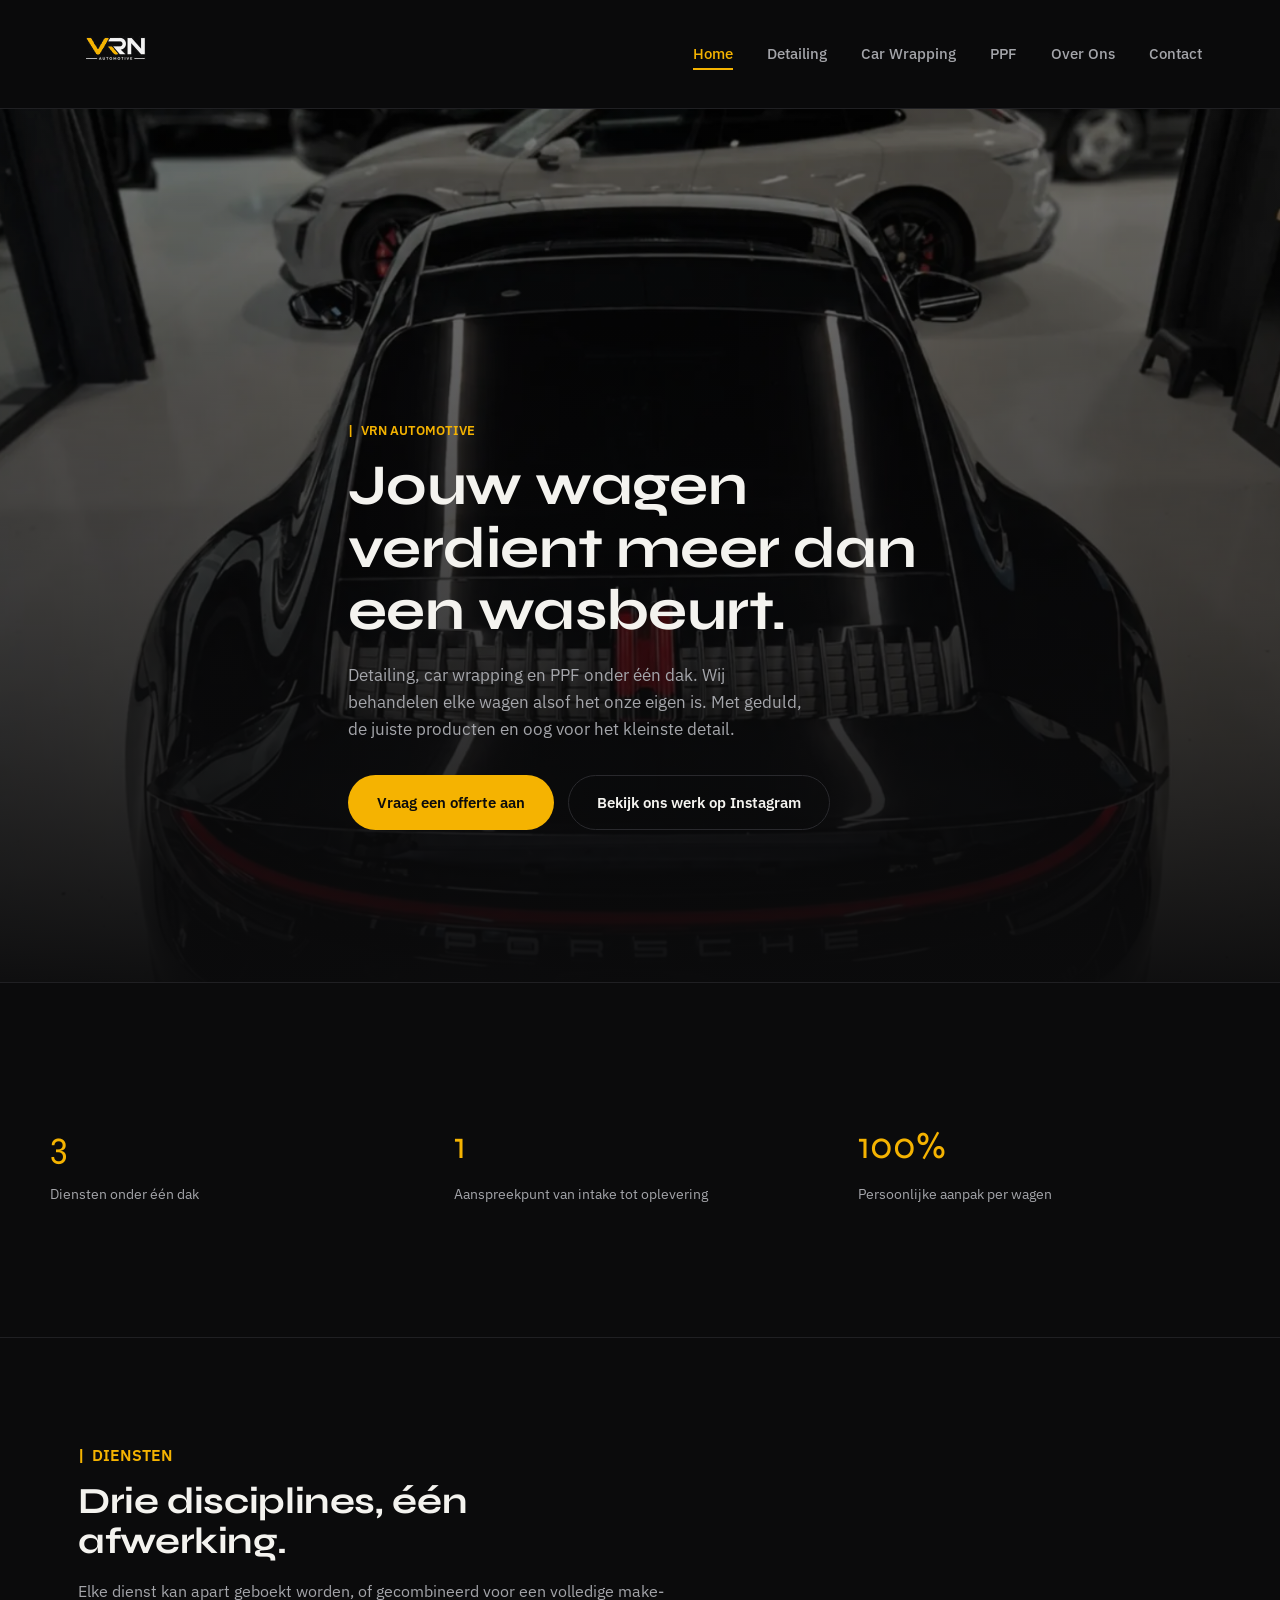
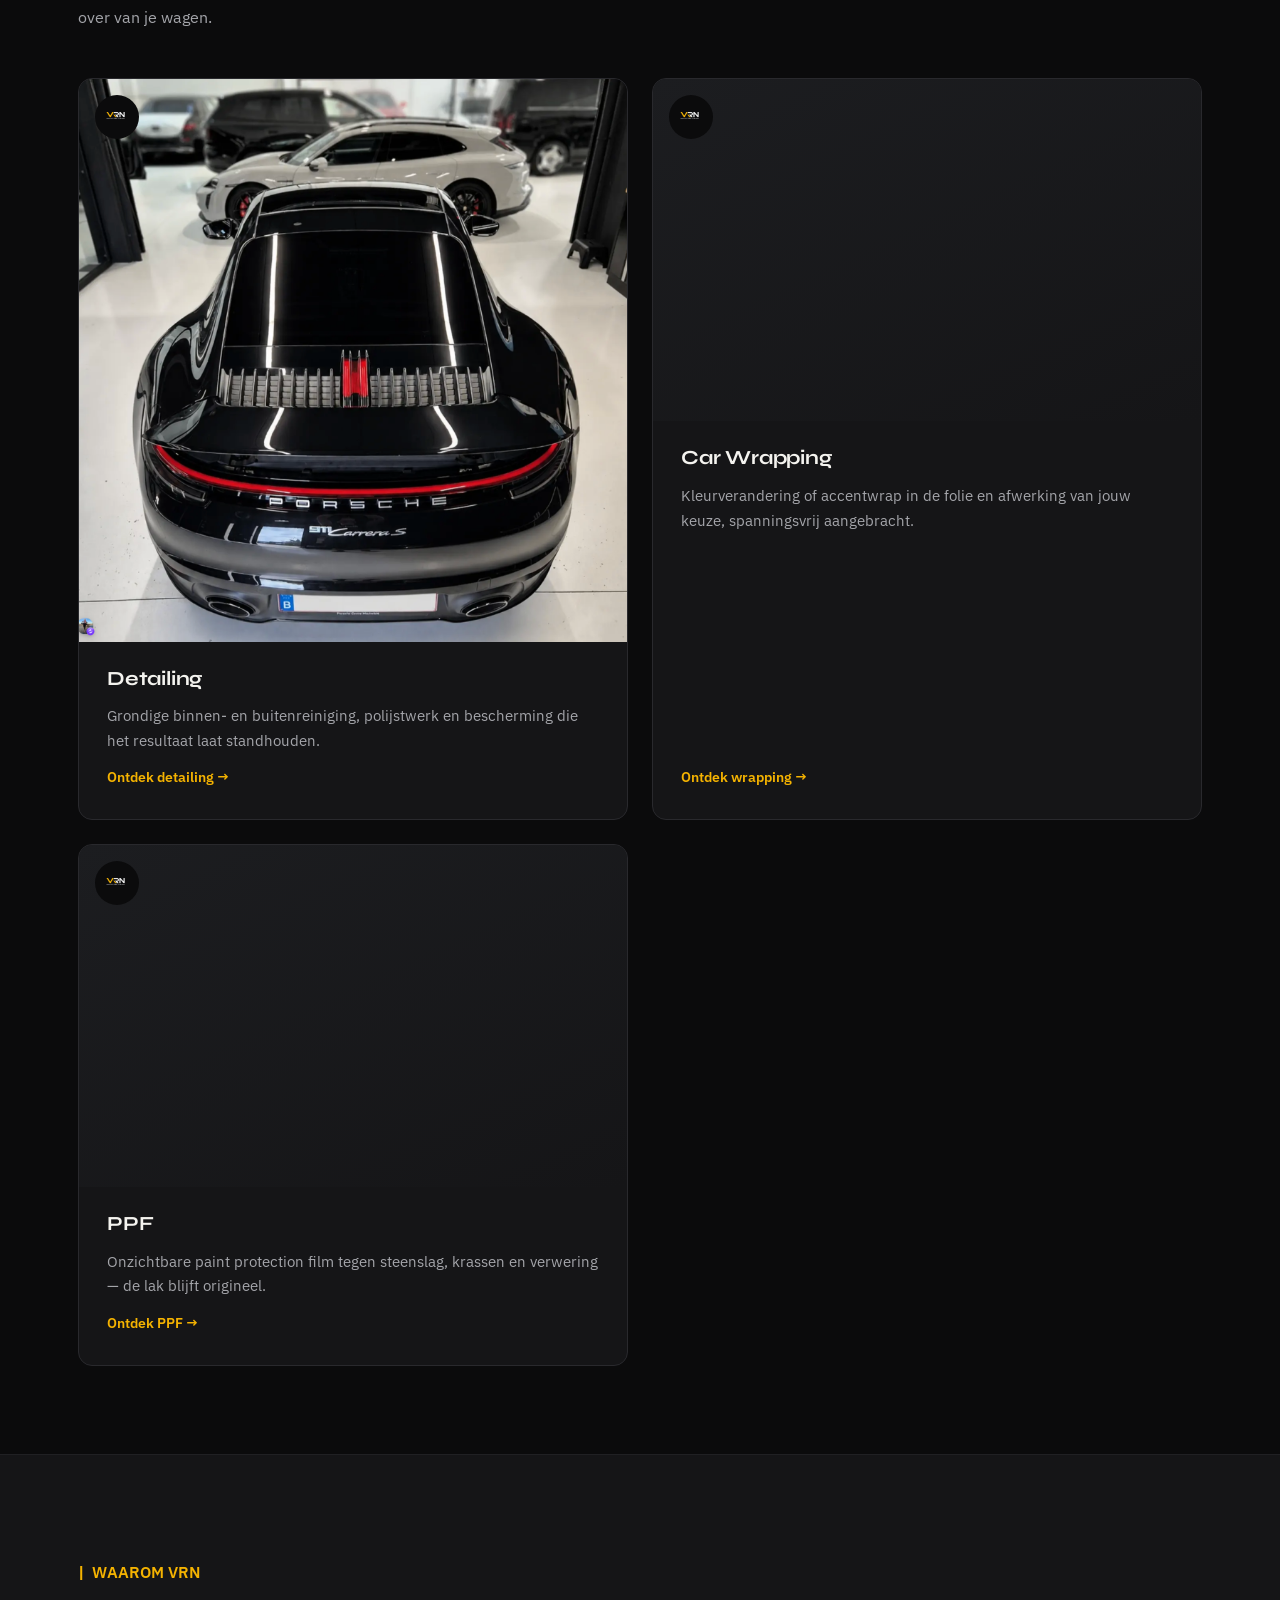
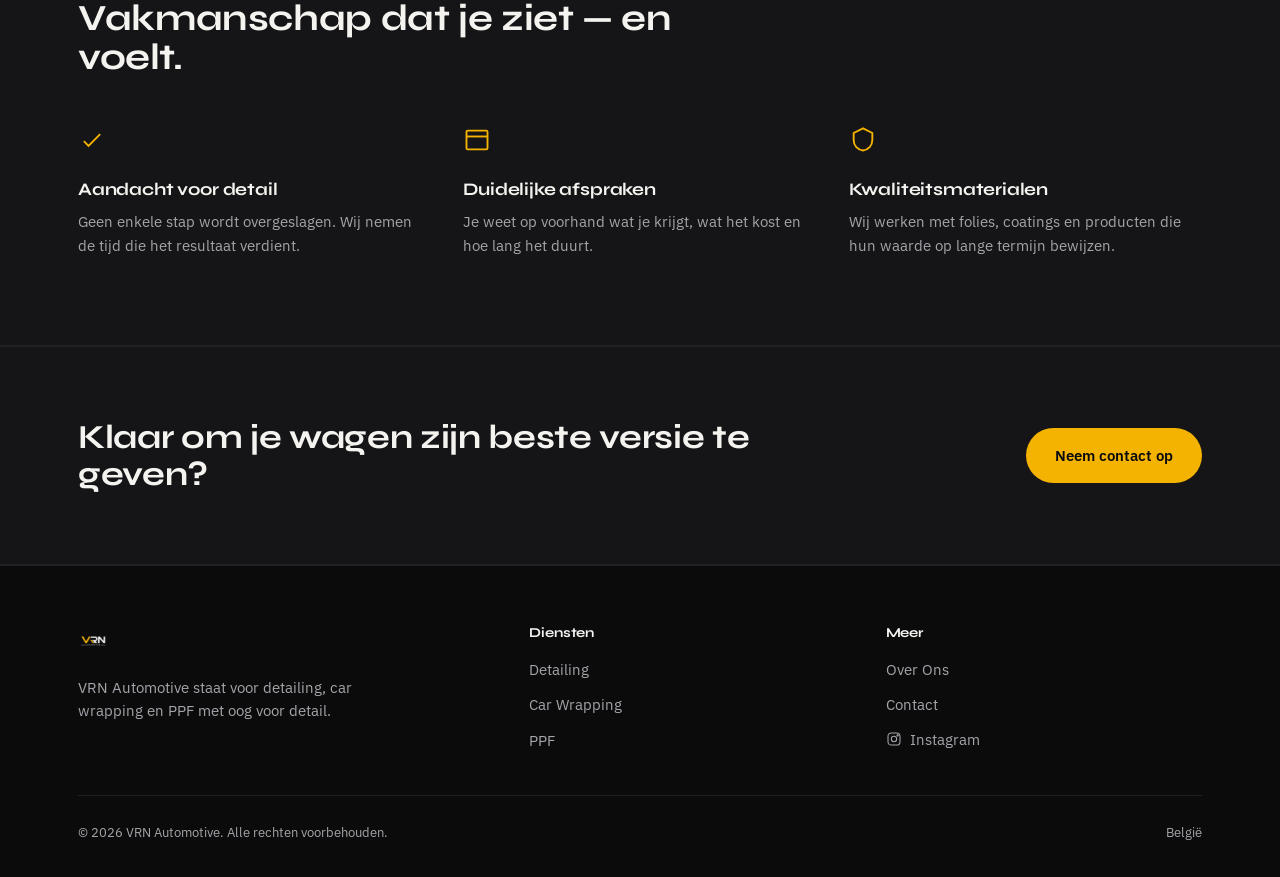
<file: index.html>
<!DOCTYPE html>
<html lang="nl">
<head>
<meta charset="UTF-8">
<meta name="viewport" content="width=device-width, initial-scale=1.0">
<title>VRN Automotive — Detailing, Wrapping &amp; PPF</title>
<meta name="description" content="VRN Automotive verzorgt je wagen met detailing, car wrapping en PPF. Vakwerk, met oog voor detail.">
<link rel="icon" href="Pictures/favicon.png">
<link rel="preconnect" href="https://fonts.googleapis.com">
<link rel="preconnect" href="https://fonts.gstatic.com" crossorigin>
<link href="https://fonts.googleapis.com/css2?family=Syne:wght@600;700;800&family=IBM+Plex+Sans:wght@400;500;600&display=swap" rel="stylesheet">
<link rel="stylesheet" href="Style/styles.css">
</head>
<body>

<!--
  BEWERKBARE GEGEVENS op deze pagina:
  - De 3 cijfers hieronder (bij "stats-grid") zijn placeholders — vervang
    ze gerust door echte cijfers (jaren actief, aantal wagens, enz.) zodra je die hebt.
  - Instagram-link: zoek "instagram.com/vrn_bv"
-->

<header class="site-header">
  <div class="container">
    <a class="brand" href="index.html">
      <img src="Pictures/logo.png" alt="VRN Automotive logo">
    </a>
    <nav class="main-nav">
      <ul>
        <li><a href="index.html" class="active">Home</a></li>
        <li><a href="detailing.html">Detailing</a></li>
        <li><a href="wrapping.html">Car Wrapping</a></li>
        <li><a href="ppf.html">PPF</a></li>
        <li><a href="over-ons.html">Over Ons</a></li>
        <li><a href="contact.html">Contact</a></li>
      </ul>
    </nav>
    <button class="nav-toggle" aria-label="Menu"><span></span><span></span><span></span></button>
  </div>
</header>

<section class="hero-photo">
  <div class="hero-media">
    <img src="Pictures/Detailing_Porsche.png" alt="Porsche 911 na behandeling door VRN Automotive">
  </div>
  <div class="container hero-photo-content">
    <p class="eyebrow">VRN AUTOMOTIVE</p>
    <h1>Jouw wagen verdient meer dan een wasbeurt.</h1>
    <p class="lede">Detailing, car wrapping en PPF onder één dak. Wij behandelen elke wagen alsof het onze eigen is. Met geduld, de juiste producten en oog voor het kleinste detail.</p>
    <div class="cta-row">
      <a href="contact.html" class="button button-primary">Vraag een offerte aan</a>
      <a href="https://www.instagram.com/vrn_bv/" target="_blank" rel="noopener" class="button button-ghost">Bekijk ons werk op Instagram</a>
    </div>
  </div>
</section>

<section class="stats-strip">
  <div class="container stats-grid">
    <div class="stat">
      <span class="num">3</span>
      <span class="label">Diensten onder één dak</span>
    </div>
    <div class="stat">
      <span class="num">1</span>
      <span class="label">Aanspreekpunt van intake tot oplevering</span>
    </div>
    <div class="stat">
      <span class="num">100%</span>
      <span class="label">Persoonlijke aanpak per wagen</span>
    </div>
  </div>
</section>

<section>
  <div class="container">
    <div class="section-head">
      <p class="eyebrow">DIENSTEN</p>
      <h2>Drie disciplines, één afwerking.</h2>
      <p>Elke dienst kan apart geboekt worden, of gecombineerd voor een volledige make-over van je wagen.</p>
    </div>
    <div class="service-grid">

      <div class="service-card">
        <div class="service-card-media">
          <img class="bg" src="Pictures/Detailing_Porsche.png" alt="Detailing bij VRN Automotive">
          <div class="badge"><img src="Pictures/logo.png" alt=""></div>
        </div>
        <div class="service-card-body">
          <h3>Detailing</h3>
          <p>Grondige binnen- en buitenreiniging, polijstwerk en bescherming die het resultaat laat standhouden.</p>
          <a class="go" href="detailing.html">Ontdek detailing →</a>
        </div>
      </div>

      <div class="service-card">
        <div class="service-card-media">
          <div class="badge"><img src="Pictures/logo.png" alt=""></div>
        </div>
        <div class="service-card-body">
          <h3>Car Wrapping</h3>
          <p>Kleurverandering of accentwrap in de folie en afwerking van jouw keuze, spanningsvrij aangebracht.</p>
          <a class="go" href="wrapping.html">Ontdek wrapping →</a>
        </div>
      </div>

      <div class="service-card">
        <div class="service-card-media">
          <div class="badge"><img src="Pictures/logo.png" alt=""></div>
        </div>
        <div class="service-card-body">
          <h3>PPF</h3>
          <p>Onzichtbare paint protection film tegen steenslag, krassen en verwering — de lak blijft origineel.</p>
          <a class="go" href="ppf.html">Ontdek PPF →</a>
        </div>
      </div>

    </div>
  </div>
</section>

<section class="alt-panel">
  <div class="container">
    <div class="section-head">
      <p class="eyebrow">WAAROM VRN</p>
      <h2>Vakmanschap dat je ziet — en voelt.</h2>
    </div>
    <div class="usp-list">
      <div class="usp-item">
        <div class="icon" aria-hidden="true">
          <svg width="28" height="28" viewBox="0 0 24 24" fill="none" stroke="currentColor" stroke-width="1.6"><path d="m5 13 4 4L19 7"/></svg>
        </div>
        <h3>Aandacht voor detail</h3>
        <p>Geen enkele stap wordt overgeslagen. Wij nemen de tijd die het resultaat verdient.</p>
      </div>
      <div class="usp-item">
        <div class="icon" aria-hidden="true">
          <svg width="28" height="28" viewBox="0 0 24 24" fill="none" stroke="currentColor" stroke-width="1.6"><rect x="3" y="4" width="18" height="16" rx="1"/><path d="M3 9h18"/></svg>
        </div>
        <h3>Duidelijke afspraken</h3>
        <p>Je weet op voorhand wat je krijgt, wat het kost en hoe lang het duurt.</p>
      </div>
      <div class="usp-item">
        <div class="icon" aria-hidden="true">
          <svg width="28" height="28" viewBox="0 0 24 24" fill="none" stroke="currentColor" stroke-width="1.6"><path d="M12 2 4 6v6c0 5 3.4 8.4 8 9 4.6-.6 8-4 8-9V6l-8-4Z"/></svg>
        </div>
        <h3>Kwaliteitsmaterialen</h3>
        <p>Wij werken met folies, coatings en producten die hun waarde op lange termijn bewijzen.</p>
      </div>
    </div>
  </div>
</section>

<section class="cta-band">
  <div class="container">
    <h2>Klaar om je wagen zijn beste versie te geven?</h2>
    <a href="contact.html" class="button button-primary">Neem contact op</a>
  </div>
</section>

<footer class="site-footer">
  <div class="container">
    <div class="footer-top">
      <div class="footer-brand">
        <img src="Pictures/logo.png" alt="VRN Automotive logo">
        <p>VRN Automotive staat voor detailing, car wrapping en PPF met oog voor detail.</p>
      </div>
      <div class="footer-col">
        <h4>Diensten</h4>
        <ul>
          <li><a href="detailing.html">Detailing</a></li>
          <li><a href="wrapping.html">Car Wrapping</a></li>
          <li><a href="ppf.html">PPF</a></li>
        </ul>
      </div>
      <div class="footer-col">
        <h4>Meer</h4>
        <ul>
          <li><a href="over-ons.html">Over Ons</a></li>
          <li><a href="contact.html">Contact</a></li>
          <li>
            <a class="social-inline" href="https://www.instagram.com/vrn_bv/" target="_blank" rel="noopener">
              <svg width="16" height="16" viewBox="0 0 24 24" fill="none" stroke="currentColor" stroke-width="1.6"><rect x="3" y="3" width="18" height="18" rx="5"/><circle cx="12" cy="12" r="4"/><circle cx="17.5" cy="6.5" r="1"/></svg>
              Instagram
            </a>
          </li>
        </ul>
      </div>
    </div>
    <div class="footer-bottom">
      <span>© 2026 VRN Automotive. Alle rechten voorbehouden.</span>
      <span>België</span>
    </div>
  </div>
</footer>

<script src="script.js"></script>
</body>
</html>
</file>
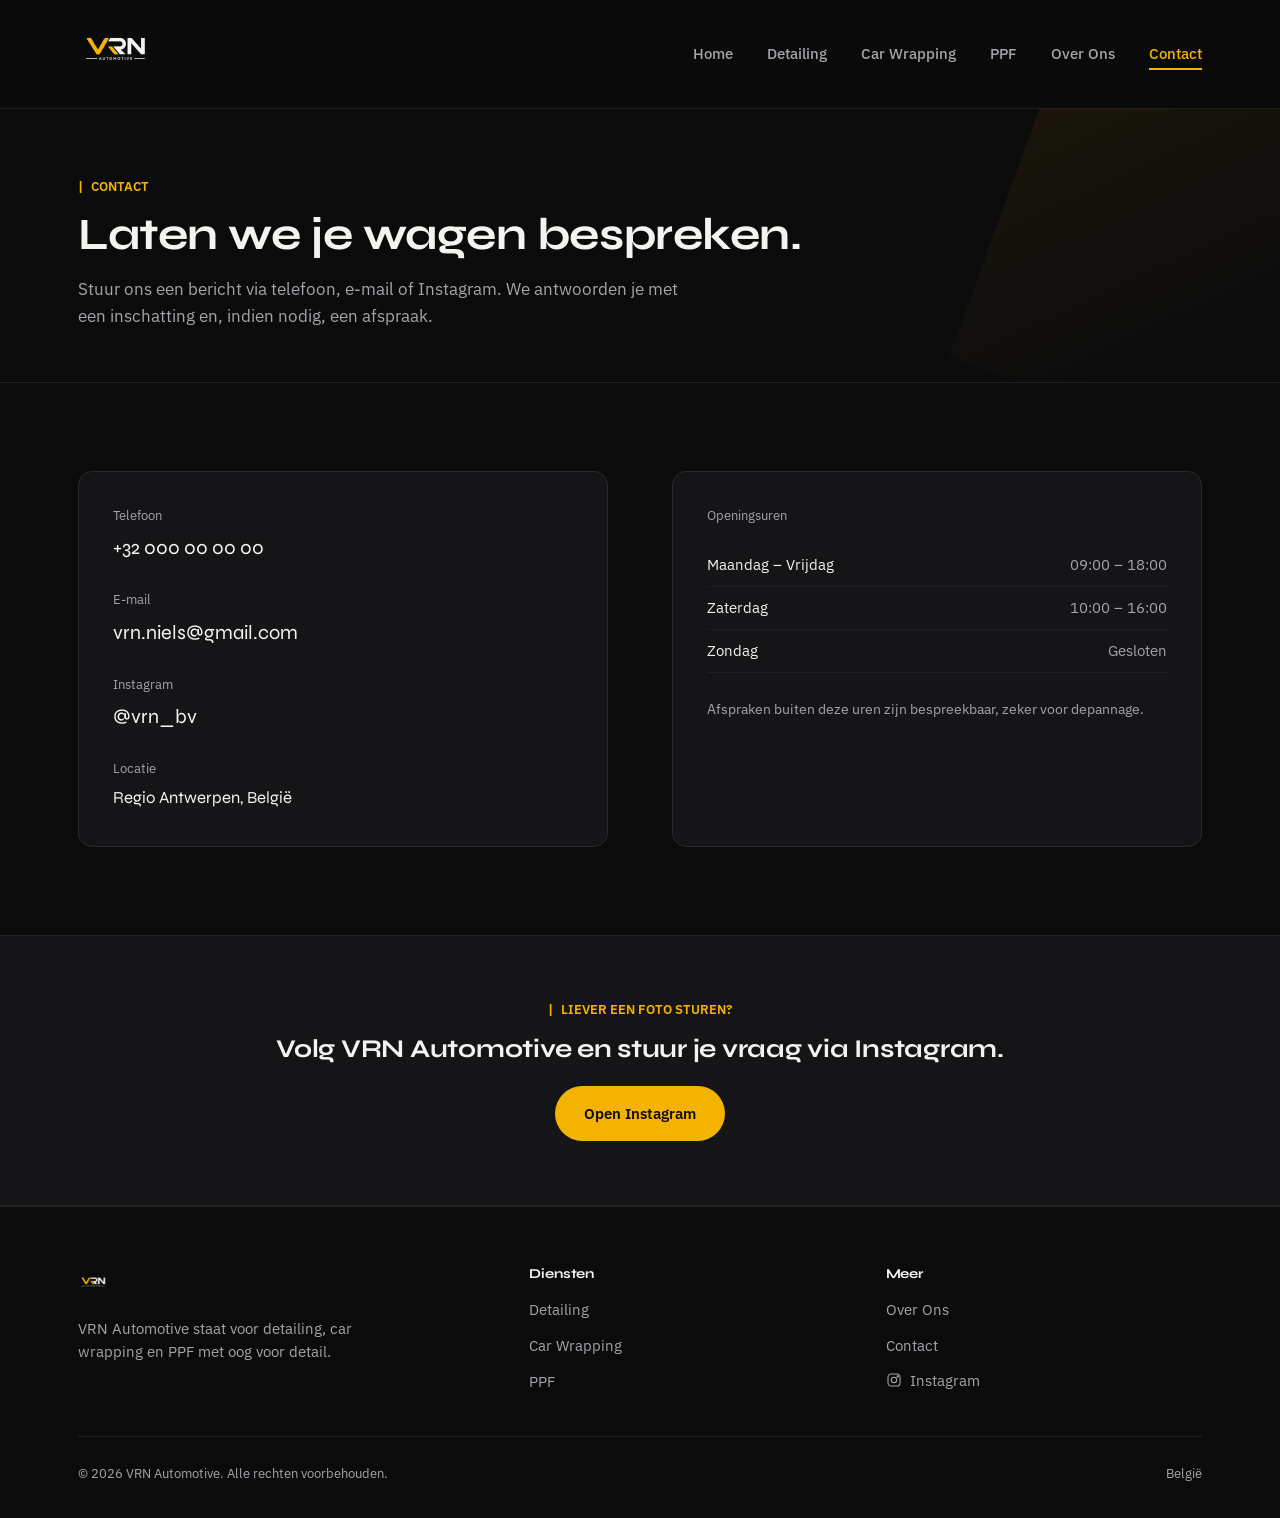
<file: contact.html>
<!DOCTYPE html>
<html lang="nl">
<head>
<meta charset="UTF-8">
<meta name="viewport" content="width=device-width, initial-scale=1.0">
<title>Contact — VRN Automotive</title>
<meta name="description" content="Neem contact op met VRN Automotive voor detailing, car wrapping, PPF of depannage.">
<link rel="icon" href="Pictures/favicon.png">
<link rel="preconnect" href="https://fonts.googleapis.com">
<link rel="preconnect" href="https://fonts.gstatic.com" crossorigin>
<link href="https://fonts.googleapis.com/css2?family=Syne:wght@600;700;800&family=IBM+Plex+Sans:wght@400;500;600&display=swap" rel="stylesheet">
<link rel="stylesheet" href="Style/styles.css">
</head>
<body>

<!--
  BEWERKBARE GEGEVENS op deze pagina:
  - Telefoonnummer: zoek "+32 000 00 00 00"
  - Locatie: zoek "Regio Antwerpen, België"
  - Openingsuren: zoek "hours-table"
-->

<header class="site-header">
  <div class="container">
    <a class="brand" href="index.html">
      <img src="Pictures/logo.png" alt="VRN Automotive logo">
    </a>
    <nav class="main-nav">
      <ul>
        <li><a href="index.html">Home</a></li>
        <li><a href="detailing.html">Detailing</a></li>
        <li><a href="wrapping.html">Car Wrapping</a></li>
        <li><a href="ppf.html">PPF</a></li>
        <li><a href="over-ons.html">Over Ons</a></li>
        <li><a href="contact.html" class="active">Contact</a></li>
      </ul>
    </nav>
    <button class="nav-toggle" aria-label="Menu"><span></span><span></span><span></span></button>
  </div>
</header>

<section class="page-banner">
  <div class="stripe" aria-hidden="true"></div>
  <div class="container">
    <p class="eyebrow">CONTACT</p>
    <h1>Laten we je wagen bespreken.</h1>
    <p class="lede">Stuur ons een bericht via telefoon, e-mail of Instagram. We antwoorden je met een inschatting en, indien nodig, een afspraak.</p>
  </div>
</section>

<section>
  <div class="container contact-grid">

    <div class="contact-card">
      <div class="label">Telefoon</div>
      <div class="value"><a href="tel:+32000000000">+32 000 00 00 00</a></div>
      <div class="label">E-mail</div>
      <div class="value"><a href="mailto:vrn.niels@gmail.com">vrn.niels@gmail.com</a></div>
      <div class="label">Instagram</div>
      <div class="value">
        <a href="https://www.instagram.com/vrn_bv/" target="_blank" rel="noopener">@vrn_bv</a>
      </div>
      <div class="label">Locatie</div>
      <div class="value" style="font-size:1.05rem;">Regio Antwerpen, België</div>
    </div>

    <div class="contact-card">
      <div class="label" style="margin-bottom:18px;">Openingsuren</div>
      <table class="hours-table">
        <tr><td>Maandag – Vrijdag</td><td>09:00 – 18:00</td></tr>
        <tr><td>Zaterdag</td><td>10:00 – 16:00</td></tr>
        <tr><td>Zondag</td><td>Gesloten</td></tr>
      </table>
      <p style="margin-top:24px; font-size:0.9rem;">Afspraken buiten deze uren zijn bespreekbaar, zeker voor depannage.</p>
    </div>

  </div>
</section>

<section class="alt-panel tight">
  <div class="container" style="text-align:center;">
    <p class="eyebrow" style="justify-content:center; display:flex;">LIEVER EEN FOTO STUREN?</p>
    <h2 style="font-size:1.6rem;">Volg VRN Automotive en stuur je vraag via Instagram.</h2>
    <div style="margin-top:24px;">
      <a href="https://www.instagram.com/vrn_bv/" target="_blank" rel="noopener" class="button button-primary">
        Open Instagram
      </a>
    </div>
  </div>
</section>

<footer class="site-footer">
  <div class="container">
    <div class="footer-top">
      <div class="footer-brand">
        <img src="Pictures/logo.png" alt="VRN Automotive logo">
        <p>VRN Automotive staat voor detailing, car wrapping en PPF met oog voor detail.</p>
      </div>
      <div class="footer-col">
        <h4>Diensten</h4>
        <ul>
          <li><a href="detailing.html">Detailing</a></li>
          <li><a href="wrapping.html">Car Wrapping</a></li>
          <li><a href="ppf.html">PPF</a></li>
        </ul>
      </div>
      <div class="footer-col">
        <h4>Meer</h4>
        <ul>
          <li><a href="over-ons.html">Over Ons</a></li>
          <li><a href="contact.html">Contact</a></li>
          <li>
            <a class="social-inline" href="https://www.instagram.com/vrn_bv/" target="_blank" rel="noopener">
              <svg width="16" height="16" viewBox="0 0 24 24" fill="none" stroke="currentColor" stroke-width="1.6"><rect x="3" y="3" width="18" height="18" rx="5"/><circle cx="12" cy="12" r="4"/><circle cx="17.5" cy="6.5" r="1"/></svg>
              Instagram
            </a>
          </li>
        </ul>
      </div>
    </div>
    <div class="footer-bottom">
      <span>© 2026 VRN Automotive. Alle rechten voorbehouden.</span>
      <span>België</span>
    </div>
  </div>
</footer>

<script src="script.js"></script>
</body>
</html>
</file>
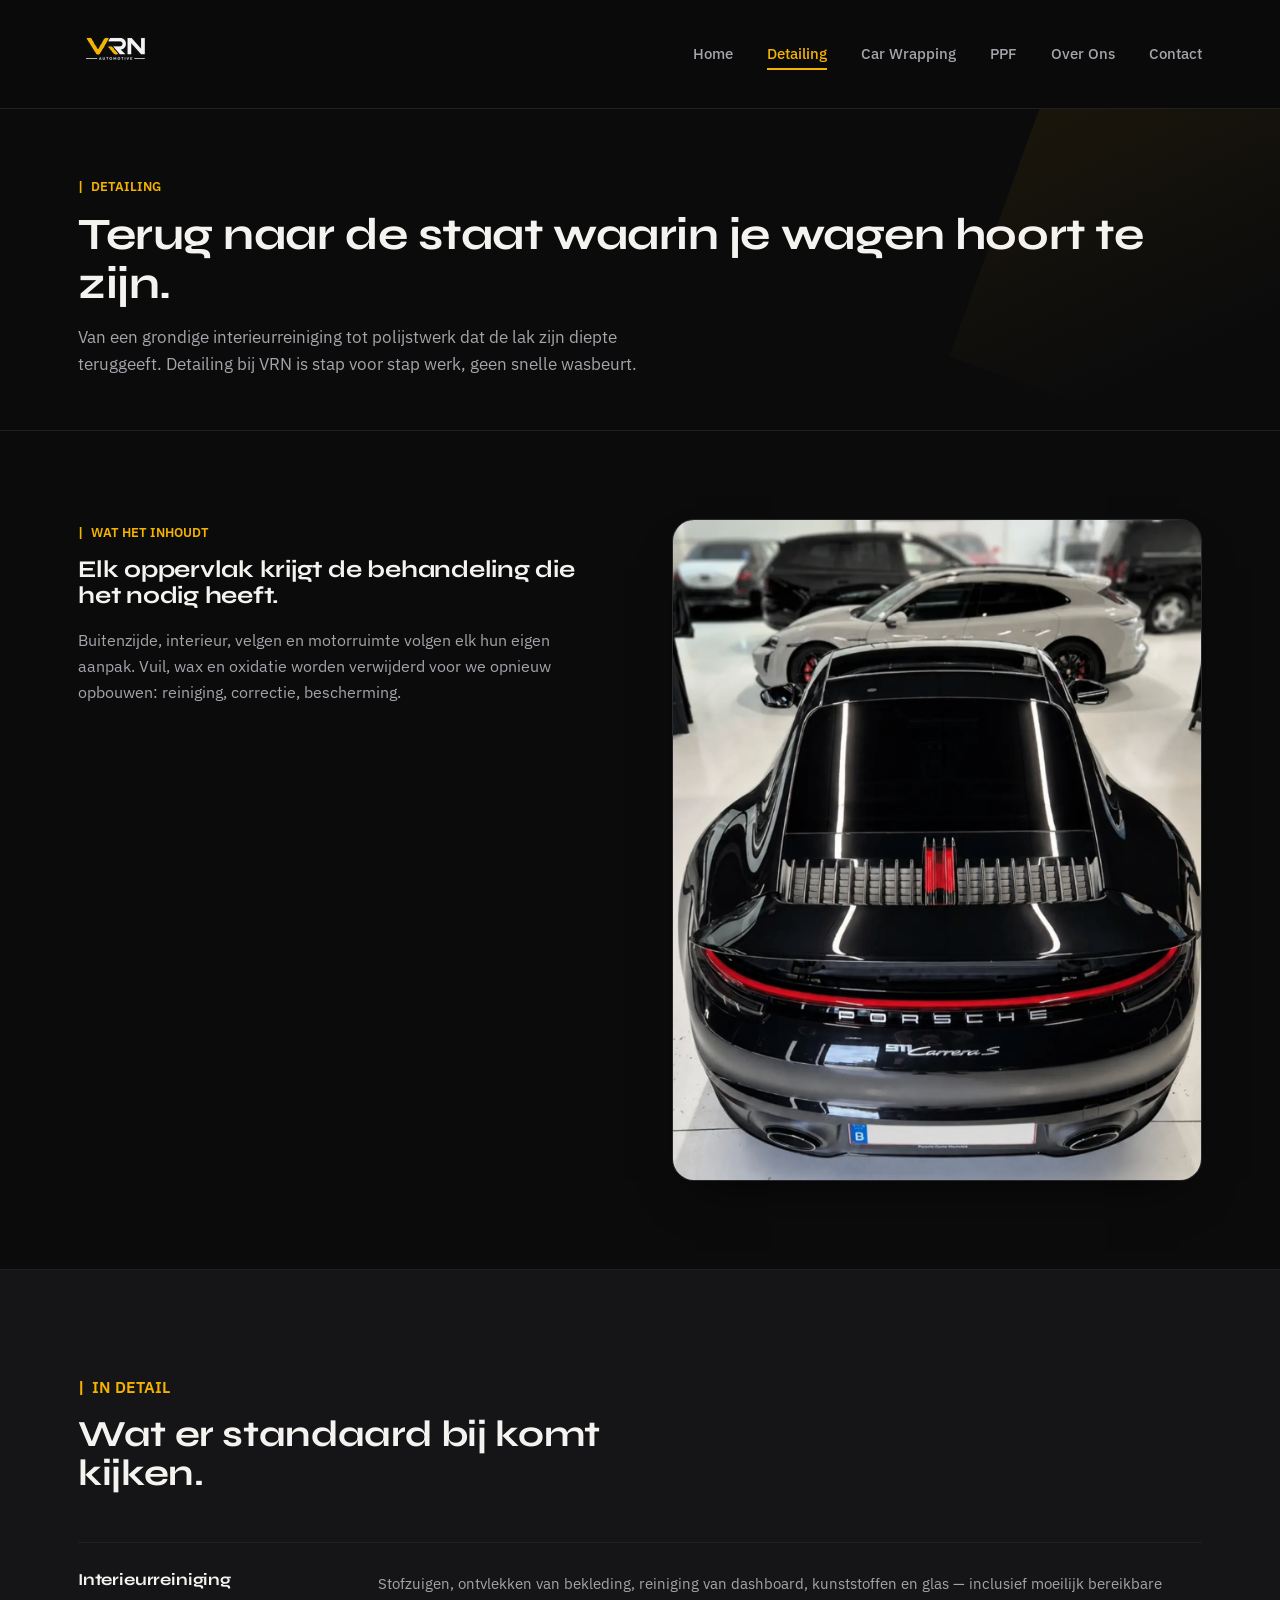
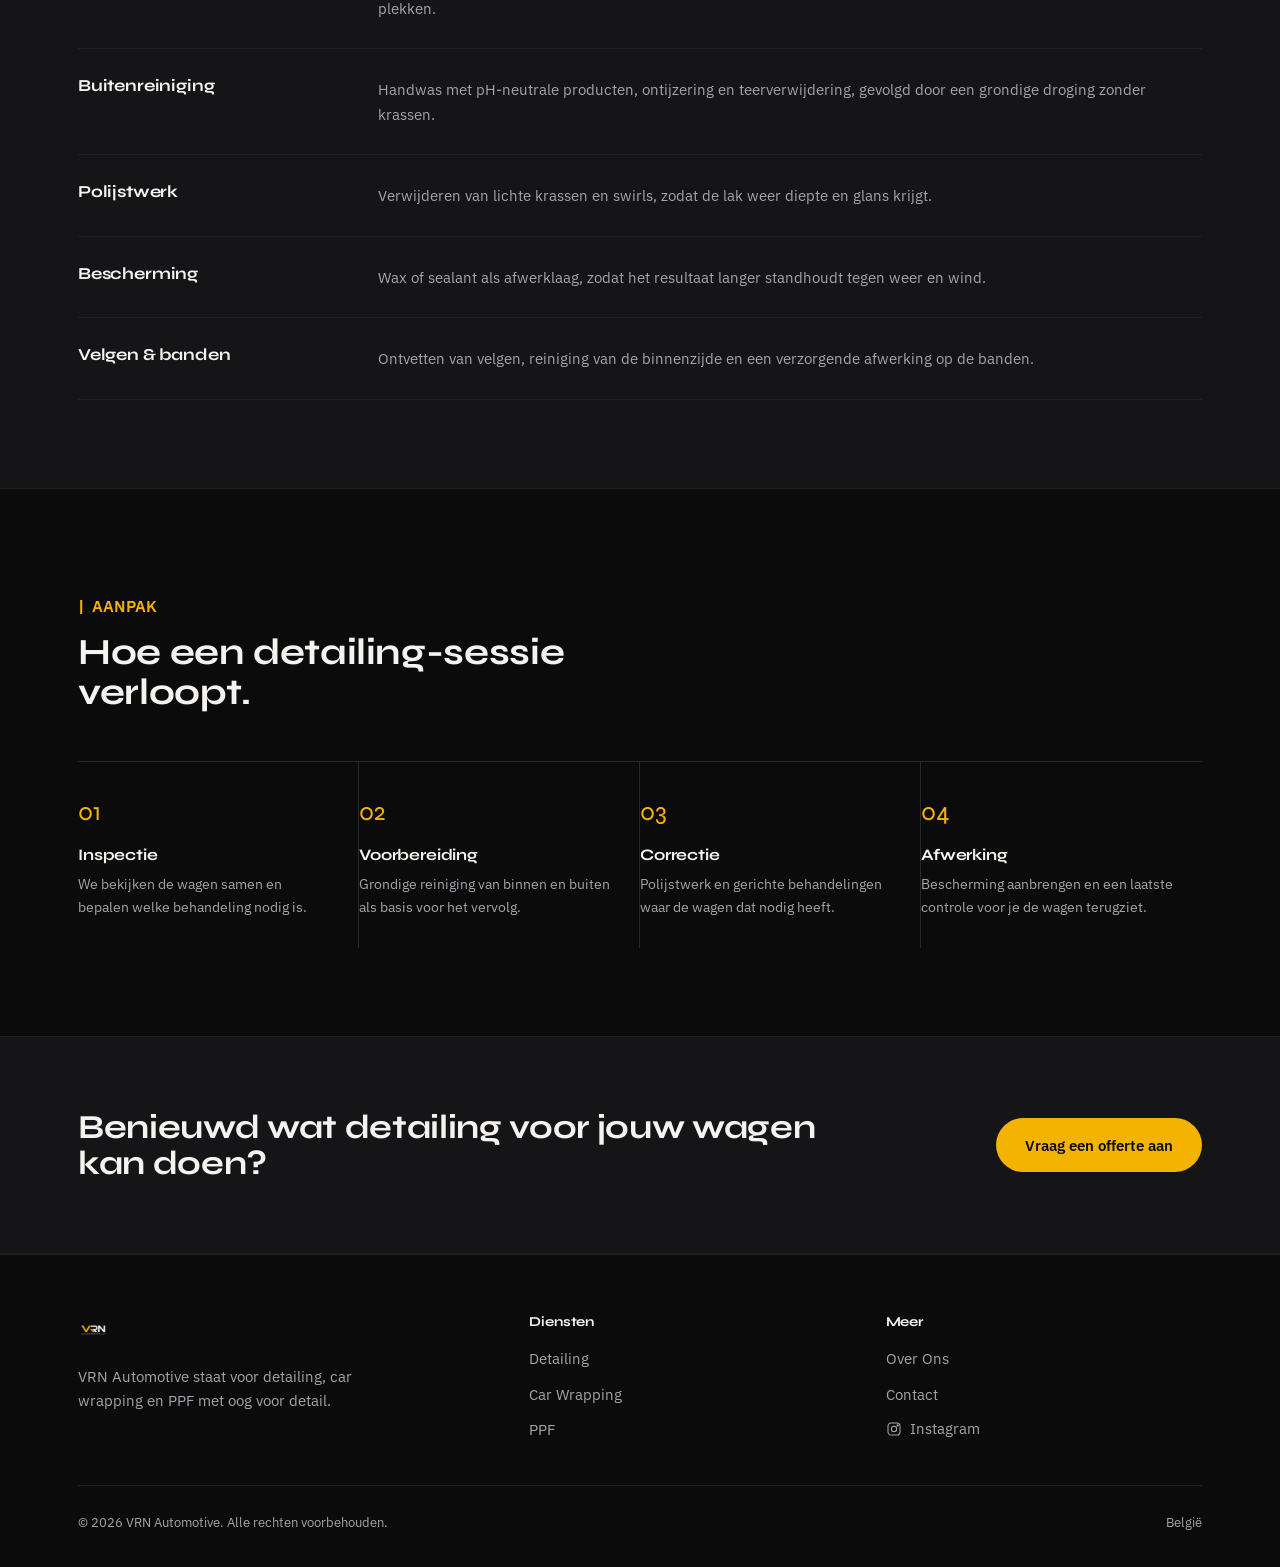
<file: detailing.html>
<!DOCTYPE html>
<html lang="nl">
<head>
<meta charset="UTF-8">
<meta name="viewport" content="width=device-width, initial-scale=1.0">
<title>Detailing — VRN Automotive</title>
<meta name="description" content="Grondige detailing voor binnen- en buitenkant: reiniging, polijstwerk en bescherming door VRN Automotive.">
<link rel="icon" href="Pictures/favicon.png">
<link rel="preconnect" href="https://fonts.googleapis.com">
<link rel="preconnect" href="https://fonts.gstatic.com" crossorigin>
<link href="https://fonts.googleapis.com/css2?family=Syne:wght@600;700;800&family=IBM+Plex+Sans:wght@400;500;600&display=swap" rel="stylesheet">
<link rel="stylesheet" href="Style/styles.css">
</head>
<body>

<header class="site-header">
  <div class="container">
    <a class="brand" href="index.html">
      <img src="Pictures/logo.png" alt="VRN Automotive logo">
    </a>
    <nav class="main-nav">
      <ul>
        <li><a href="index.html">Home</a></li>
        <li><a href="detailing.html" class="active">Detailing</a></li>
        <li><a href="wrapping.html">Car Wrapping</a></li>
        <li><a href="ppf.html">PPF</a></li>
        <li><a href="over-ons.html">Over Ons</a></li>
        <li><a href="contact.html">Contact</a></li>
      </ul>
    </nav>
    <button class="nav-toggle" aria-label="Menu"><span></span><span></span><span></span></button>
  </div>
</header>

<section class="page-banner">
  <div class="stripe" aria-hidden="true"></div>
  <div class="container">
    <p class="eyebrow">DETAILING</p>
    <h1>Terug naar de staat waarin je wagen hoort te zijn.</h1>
    <p class="lede">Van een grondige interieurreiniging tot polijstwerk dat de lak zijn diepte teruggeeft. Detailing bij VRN is stap voor stap werk, geen snelle wasbeurt.</p>
  </div>
</section>

<section>
  <div class="container split">
    <div>
      <p class="eyebrow">WAT HET INHOUDT</p>
      <h2>Elk oppervlak krijgt de behandeling die het nodig heeft.</h2>
      <p style="margin-top:18px; font-size:1.02rem;">Buitenzijde, interieur, velgen en motorruimte volgen elk hun eigen aanpak. Vuil, wax en oxidatie worden verwijderd voor we opnieuw opbouwen: reiniging, correctie, bescherming.</p>
    </div>
    <div class="visual" aria-hidden="true">
      <img src="Pictures/Detailing_Porsche.png" alt="Porsche detailing door VRN Automotive">
    </div>
  </div>
</section>

<section class="alt-panel">
  <div class="container">
    <div class="section-head">
      <p class="eyebrow">IN DETAIL</p>
      <h2>Wat er standaard bij komt kijken.</h2>
    </div>
    <div class="feature-list">
      <div class="feature-row">
        <h4>Interieurreiniging</h4>
        <p>Stofzuigen, ontvlekken van bekleding, reiniging van dashboard, kunststoffen en glas — inclusief moeilijk bereikbare plekken.</p>
      </div>
      <div class="feature-row">
        <h4>Buitenreiniging</h4>
        <p>Handwas met pH-neutrale producten, ontijzering en teerverwijdering, gevolgd door een grondige droging zonder krassen.</p>
      </div>
      <div class="feature-row">
        <h4>Polijstwerk</h4>
        <p>Verwijderen van lichte krassen en swirls, zodat de lak weer diepte en glans krijgt.</p>
      </div>
      <div class="feature-row">
        <h4>Bescherming</h4>
        <p>Wax of sealant als afwerklaag, zodat het resultaat langer standhoudt tegen weer en wind.</p>
      </div>
      <div class="feature-row">
        <h4>Velgen &amp; banden</h4>
        <p>Ontvetten van velgen, reiniging van de binnenzijde en een verzorgende afwerking op de banden.</p>
      </div>
    </div>
  </div>
</section>

<section>
  <div class="container">
    <div class="section-head">
      <p class="eyebrow">AANPAK</p>
      <h2>Hoe een detailing-sessie verloopt.</h2>
    </div>
    <div class="process">
      <div class="process-step">
        <span class="num">01</span>
        <h4>Inspectie</h4>
        <p>We bekijken de wagen samen en bepalen welke behandeling nodig is.</p>
      </div>
      <div class="process-step">
        <span class="num">02</span>
        <h4>Voorbereiding</h4>
        <p>Grondige reiniging van binnen en buiten als basis voor het vervolg.</p>
      </div>
      <div class="process-step">
        <span class="num">03</span>
        <h4>Correctie</h4>
        <p>Polijstwerk en gerichte behandelingen waar de wagen dat nodig heeft.</p>
      </div>
      <div class="process-step">
        <span class="num">04</span>
        <h4>Afwerking</h4>
        <p>Bescherming aanbrengen en een laatste controle voor je de wagen terugziet.</p>
      </div>
    </div>
  </div>
</section>

<section class="cta-band">
  <div class="container">
    <h2>Benieuwd wat detailing voor jouw wagen kan doen?</h2>
    <a href="contact.html" class="button button-primary">Vraag een offerte aan</a>
  </div>
</section>

<footer class="site-footer">
  <div class="container">
    <div class="footer-top">
      <div class="footer-brand">
        <img src="Pictures/logo.png" alt="VRN Automotive logo">
        <p>VRN Automotive staat voor detailing, car wrapping en PPF met oog voor detail.</p>
      </div>
      <div class="footer-col">
        <h4>Diensten</h4>
        <ul>
          <li><a href="detailing.html">Detailing</a></li>
          <li><a href="wrapping.html">Car Wrapping</a></li>
          <li><a href="ppf.html">PPF</a></li>
        </ul>
      </div>
      <div class="footer-col">
        <h4>Meer</h4>
        <ul>
          <li><a href="over-ons.html">Over Ons</a></li>
          <li><a href="contact.html">Contact</a></li>
          <li>
            <a class="social-inline" href="https://www.instagram.com/vrn_bv/" target="_blank" rel="noopener">
              <svg width="16" height="16" viewBox="0 0 24 24" fill="none" stroke="currentColor" stroke-width="1.6"><rect x="3" y="3" width="18" height="18" rx="5"/><circle cx="12" cy="12" r="4"/><circle cx="17.5" cy="6.5" r="1"/></svg>
              Instagram
            </a>
          </li>
        </ul>
      </div>
    </div>
    <div class="footer-bottom">
      <span>© 2026 VRN Automotive. Alle rechten voorbehouden.</span>
      <span>België</span>
    </div>
  </div>
</footer>

<script src="script.js"></script>
</body>
</html>
</file>
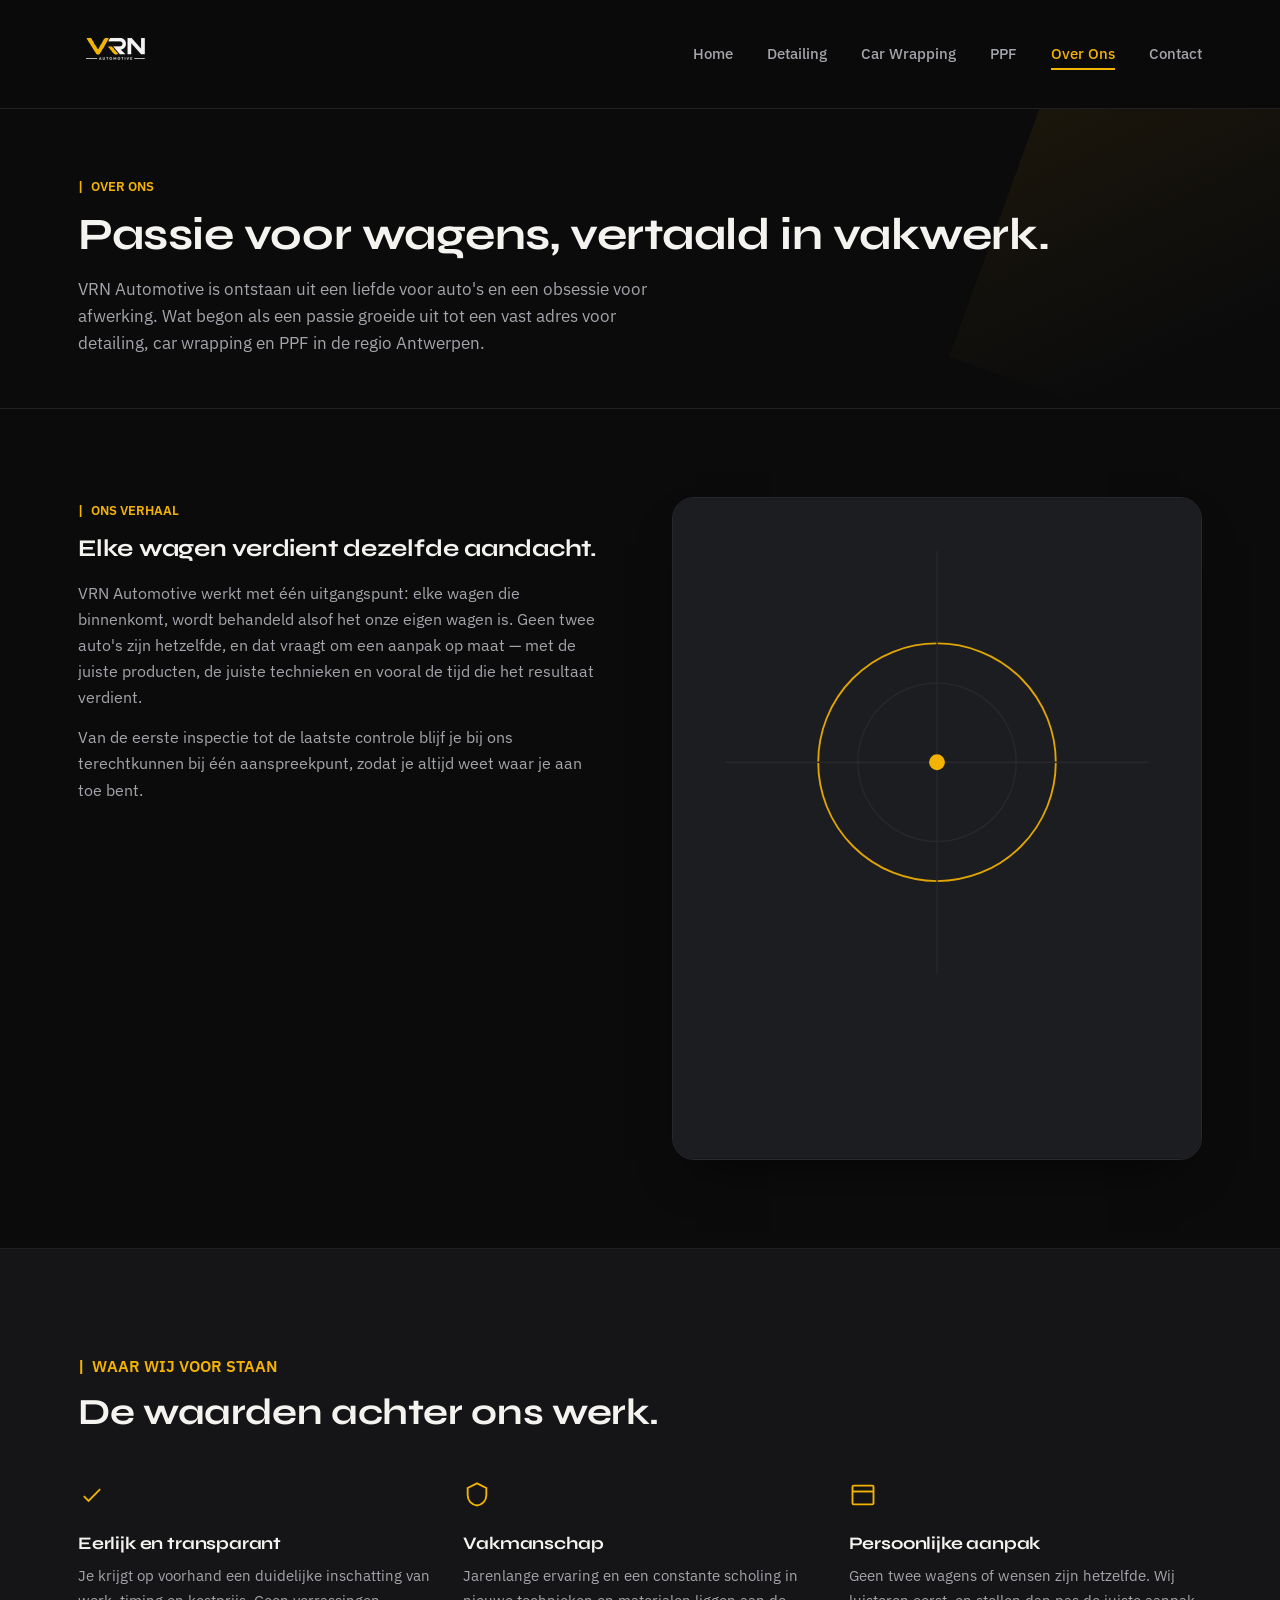
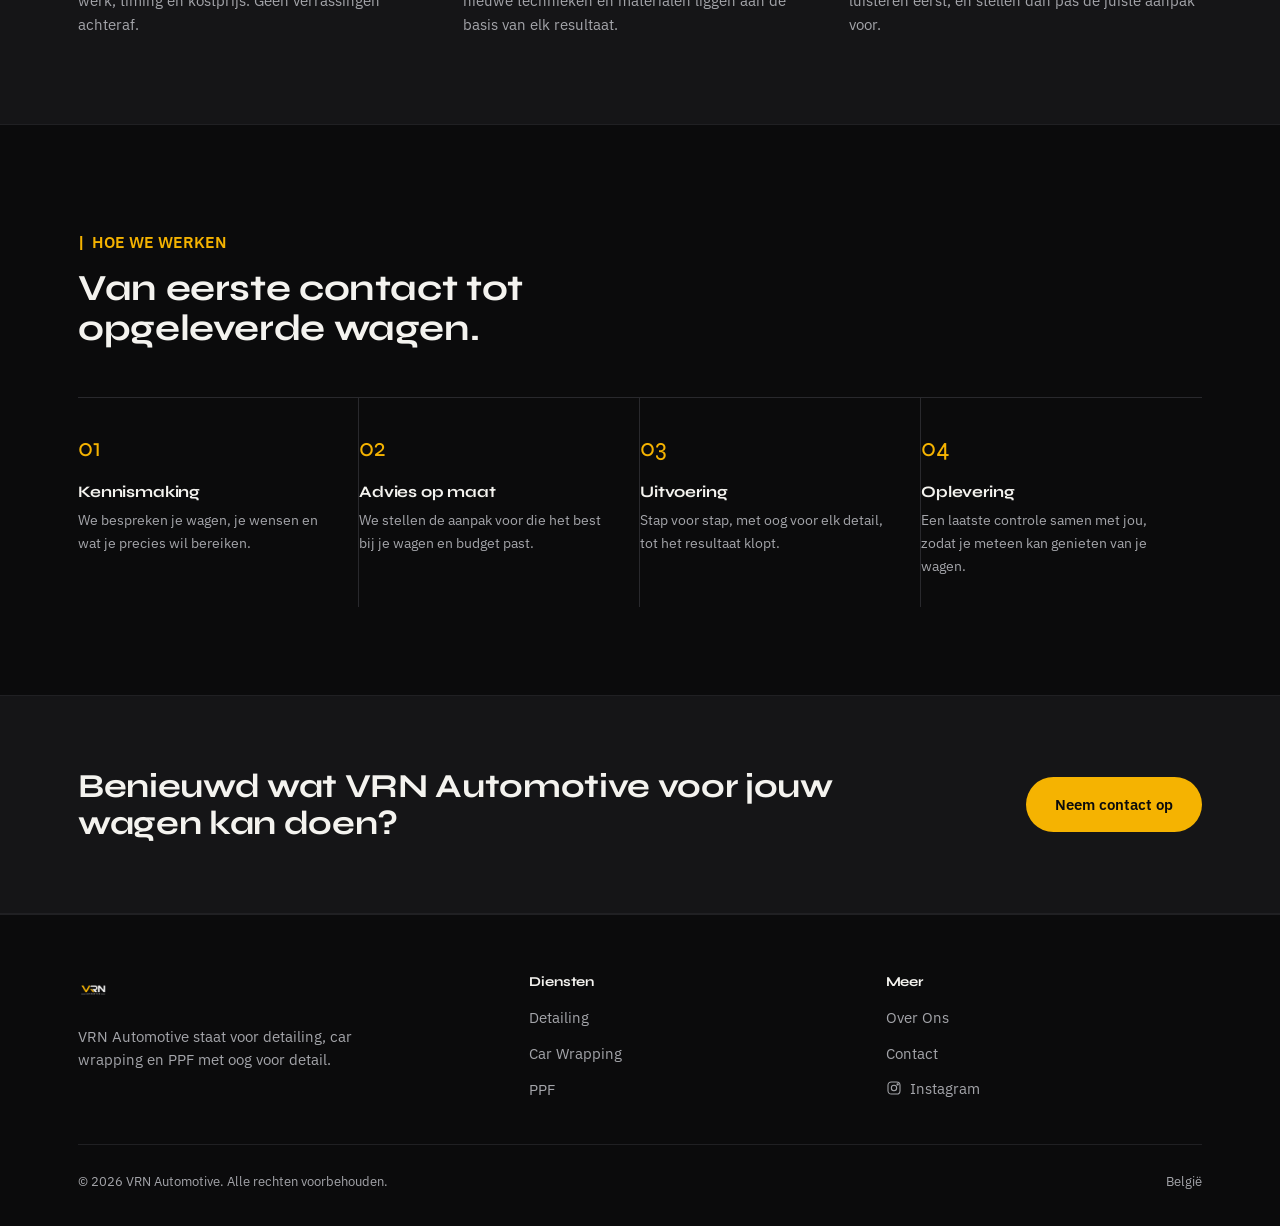
<file: over-ons.html>
<!DOCTYPE html>
<html lang="nl">
<head>
<meta charset="UTF-8">
<meta name="viewport" content="width=device-width, initial-scale=1.0">
<title>Over Ons — VRN Automotive</title>
<meta name="description" content="Maak kennis met VRN Automotive: passie voor wagens, oog voor detail en vakwerk in detailing, car wrapping en PPF.">
<link rel="icon" href="Pictures/favicon.png">
<link rel="preconnect" href="https://fonts.googleapis.com">
<link rel="preconnect" href="https://fonts.gstatic.com" crossorigin>
<link href="https://fonts.googleapis.com/css2?family=Syne:wght@600;700;800&family=IBM+Plex+Sans:wght@400;500;600&display=swap" rel="stylesheet">
<link rel="stylesheet" href="Style/styles.css">
</head>
<body>

<header class="site-header">
  <div class="container">
    <a class="brand" href="index.html">
      <img src="Pictures/logo.png" alt="VRN Automotive logo">
    </a>
    <nav class="main-nav">
      <ul>
        <li><a href="index.html">Home</a></li>
        <li><a href="detailing.html">Detailing</a></li>
        <li><a href="wrapping.html">Car Wrapping</a></li>
        <li><a href="ppf.html">PPF</a></li>
        <li><a href="over-ons.html" class="active">Over Ons</a></li>
        <li><a href="contact.html">Contact</a></li>
      </ul>
    </nav>
    <button class="nav-toggle" aria-label="Menu"><span></span><span></span><span></span></button>
  </div>
</header>

<section class="page-banner">
  <div class="stripe" aria-hidden="true"></div>
  <div class="container">
    <p class="eyebrow">OVER ONS</p>
    <h1>Passie voor wagens, vertaald in vakwerk.</h1>
    <p class="lede">VRN Automotive is ontstaan uit een liefde voor auto's en een obsessie voor afwerking. Wat begon als een passie groeide uit tot een vast adres voor detailing, car wrapping en PPF in de regio Antwerpen.</p>
  </div>
</section>

<section>
  <div class="container split">
    <div>
      <p class="eyebrow">ONS VERHAAL</p>
      <h2>Elke wagen verdient dezelfde aandacht.</h2>
      <p style="margin-top:18px; font-size:1.02rem;">VRN Automotive werkt met één uitgangspunt: elke wagen die binnenkomt, wordt behandeld alsof het onze eigen wagen is. Geen twee auto's zijn hetzelfde, en dat vraagt om een aanpak op maat — met de juiste producten, de juiste technieken en vooral de tijd die het resultaat verdient.</p>
      <p style="margin-top:14px; font-size:1.02rem;">Van de eerste inspectie tot de laatste controle blijf je bij ons terechtkunnen bij één aanspreekpunt, zodat je altijd weet waar je aan toe bent.</p>
    </div>
    <div class="visual" aria-hidden="true">
      <svg viewBox="0 0 400 500" xmlns="http://www.w3.org/2000/svg">
        <rect width="400" height="500" fill="#1c1d20"/>
        <circle cx="200" cy="200" r="90" fill="none" stroke="#f5b301" stroke-width="1.4" opacity="0.9"/>
        <circle cx="200" cy="200" r="60" fill="none" stroke="#29292d" stroke-width="1"/>
        <path d="M200 40 v320" stroke="#29292d" stroke-width="1"/>
        <path d="M40 200 h320" stroke="#29292d" stroke-width="1"/>
        <circle cx="200" cy="200" r="6" fill="#f5b301"/>
      </svg>
    </div>
  </div>
</section>

<section class="alt-panel">
  <div class="container">
    <div class="section-head">
      <p class="eyebrow">WAAR WIJ VOOR STAAN</p>
      <h2>De waarden achter ons werk.</h2>
    </div>
    <div class="usp-list">
      <div class="usp-item">
        <div class="icon" aria-hidden="true">
          <svg width="28" height="28" viewBox="0 0 24 24" fill="none" stroke="currentColor" stroke-width="1.6"><path d="m5 13 4 4L19 7"/></svg>
        </div>
        <h3>Eerlijk en transparant</h3>
        <p>Je krijgt op voorhand een duidelijke inschatting van werk, timing en kostprijs. Geen verrassingen achteraf.</p>
      </div>
      <div class="usp-item">
        <div class="icon" aria-hidden="true">
          <svg width="28" height="28" viewBox="0 0 24 24" fill="none" stroke="currentColor" stroke-width="1.6"><path d="M12 2 4 6v6c0 5 3.4 8.4 8 9 4.6-.6 8-4 8-9V6l-8-4Z"/></svg>
        </div>
        <h3>Vakmanschap</h3>
        <p>Jarenlange ervaring en een constante scholing in nieuwe technieken en materialen liggen aan de basis van elk resultaat.</p>
      </div>
      <div class="usp-item">
        <div class="icon" aria-hidden="true">
          <svg width="28" height="28" viewBox="0 0 24 24" fill="none" stroke="currentColor" stroke-width="1.6"><rect x="3" y="4" width="18" height="16" rx="1"/><path d="M3 9h18"/></svg>
        </div>
        <h3>Persoonlijke aanpak</h3>
        <p>Geen twee wagens of wensen zijn hetzelfde. Wij luisteren eerst, en stellen dan pas de juiste aanpak voor.</p>
      </div>
    </div>
  </div>
</section>

<section>
  <div class="container">
    <div class="section-head">
      <p class="eyebrow">HOE WE WERKEN</p>
      <h2>Van eerste contact tot opgeleverde wagen.</h2>
    </div>
    <div class="process">
      <div class="process-step">
        <span class="num">01</span>
        <h4>Kennismaking</h4>
        <p>We bespreken je wagen, je wensen en wat je precies wil bereiken.</p>
      </div>
      <div class="process-step">
        <span class="num">02</span>
        <h4>Advies op maat</h4>
        <p>We stellen de aanpak voor die het best bij je wagen en budget past.</p>
      </div>
      <div class="process-step">
        <span class="num">03</span>
        <h4>Uitvoering</h4>
        <p>Stap voor stap, met oog voor elk detail, tot het resultaat klopt.</p>
      </div>
      <div class="process-step">
        <span class="num">04</span>
        <h4>Oplevering</h4>
        <p>Een laatste controle samen met jou, zodat je meteen kan genieten van je wagen.</p>
      </div>
    </div>
  </div>
</section>

<section class="cta-band">
  <div class="container">
    <h2>Benieuwd wat VRN Automotive voor jouw wagen kan doen?</h2>
    <a href="contact.html" class="button button-primary">Neem contact op</a>
  </div>
</section>

<footer class="site-footer">
  <div class="container">
    <div class="footer-top">
      <div class="footer-brand">
        <img src="Pictures/logo.png" alt="VRN Automotive logo">
        <p>VRN Automotive staat voor detailing, car wrapping en PPF met oog voor detail.</p>
      </div>
      <div class="footer-col">
        <h4>Diensten</h4>
        <ul>
          <li><a href="detailing.html">Detailing</a></li>
          <li><a href="wrapping.html">Car Wrapping</a></li>
          <li><a href="ppf.html">PPF</a></li>
        </ul>
      </div>
      <div class="footer-col">
        <h4>Meer</h4>
        <ul>
          <li><a href="over-ons.html">Over Ons</a></li>
          <li><a href="contact.html">Contact</a></li>
          <li>
            <a class="social-inline" href="https://www.instagram.com/vrn_bv/" target="_blank" rel="noopener">
              <svg width="16" height="16" viewBox="0 0 24 24" fill="none" stroke="currentColor" stroke-width="1.6"><rect x="3" y="3" width="18" height="18" rx="5"/><circle cx="12" cy="12" r="4"/><circle cx="17.5" cy="6.5" r="1"/></svg>
              Instagram
            </a>
          </li>
        </ul>
      </div>
    </div>
    <div class="footer-bottom">
      <span>© 2026 VRN Automotive. Alle rechten voorbehouden.</span>
      <span>België</span>
    </div>
  </div>
</footer>

<script src="script.js"></script>
</body>
</html>
</file>
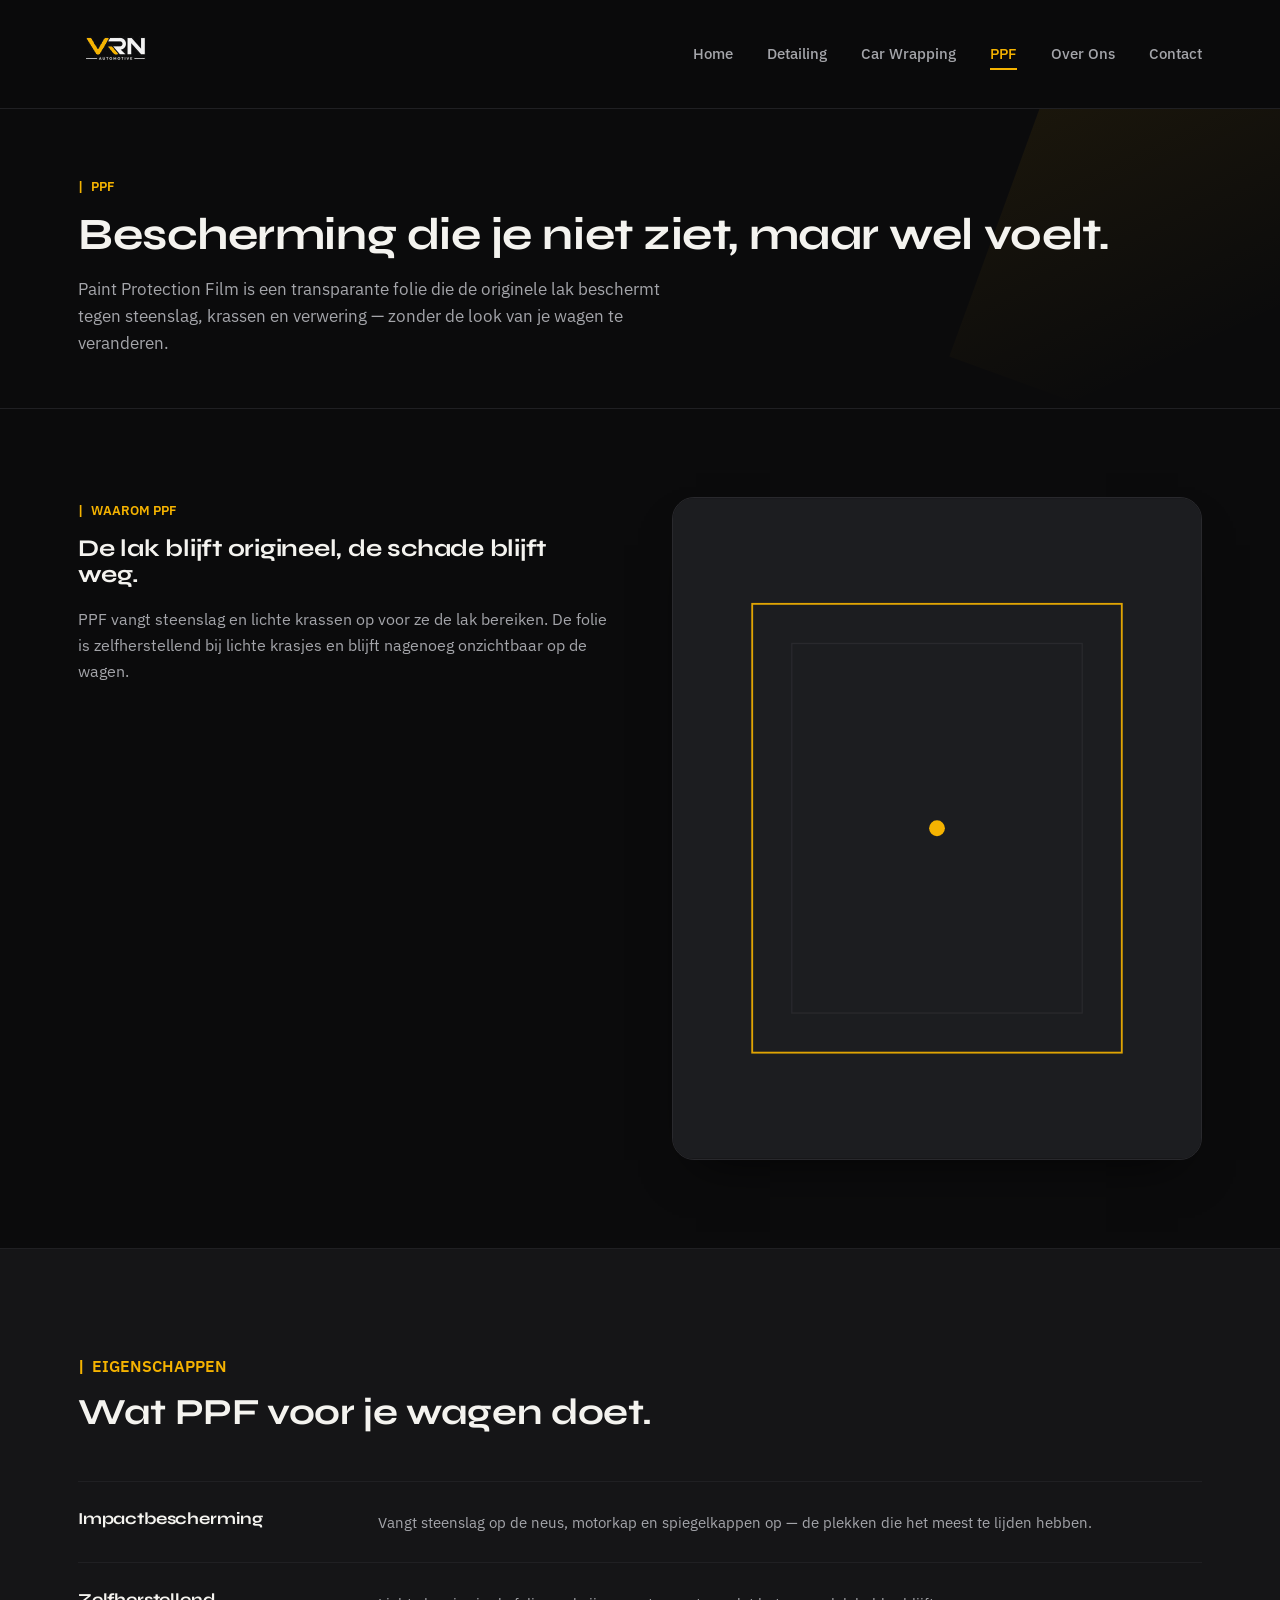
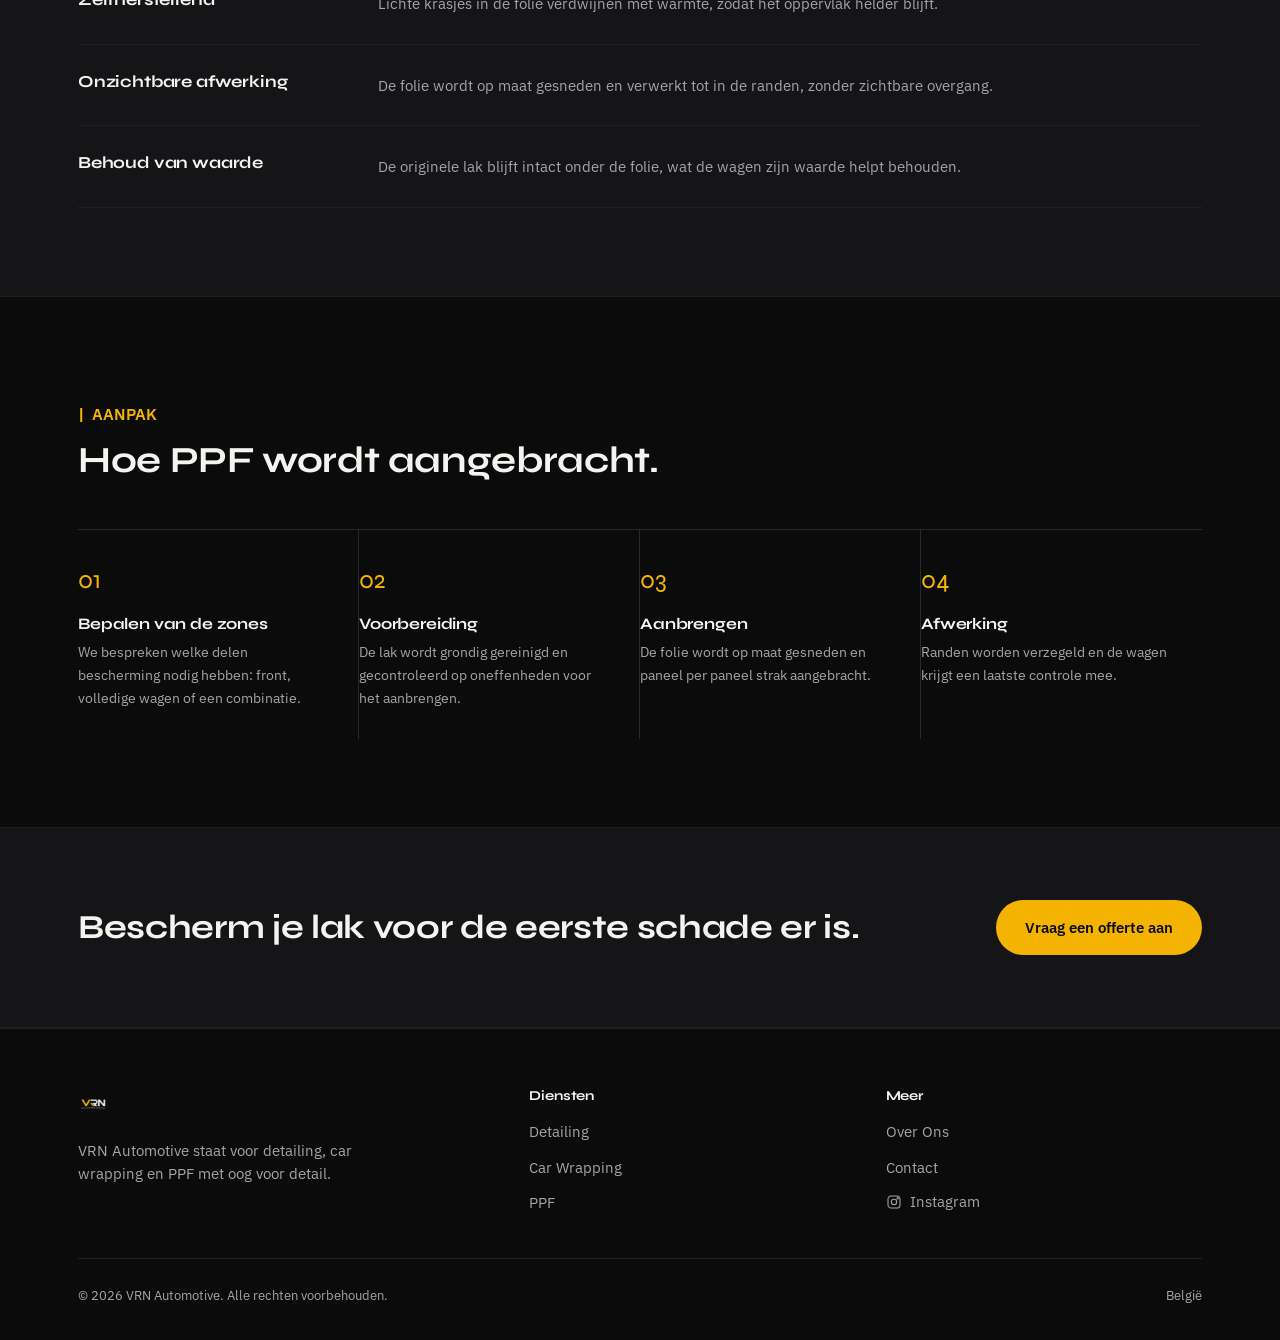
<file: ppf.html>
<!DOCTYPE html>
<html lang="nl">
<head>
<meta charset="UTF-8">
<meta name="viewport" content="width=device-width, initial-scale=1.0">
<title>PPF — VRN Automotive</title>
<meta name="description" content="Paint Protection Film tegen steenslag en krassen, onzichtbaar aangebracht door VRN Automotive.">
<link rel="icon" href="Pictures/favicon.png">
<link rel="preconnect" href="https://fonts.googleapis.com">
<link rel="preconnect" href="https://fonts.gstatic.com" crossorigin>
<link href="https://fonts.googleapis.com/css2?family=Syne:wght@600;700;800&family=IBM+Plex+Sans:wght@400;500;600&display=swap" rel="stylesheet">
<link rel="stylesheet" href="Style/styles.css">
</head>
<body>

<header class="site-header">
  <div class="container">
    <a class="brand" href="index.html">
      <img src="Pictures/logo.png" alt="VRN Automotive logo">
    </a>
    <nav class="main-nav">
      <ul>
        <li><a href="index.html">Home</a></li>
        <li><a href="detailing.html">Detailing</a></li>
        <li><a href="wrapping.html">Car Wrapping</a></li>
        <li><a href="ppf.html" class="active">PPF</a></li>
        <li><a href="over-ons.html">Over Ons</a></li>
        <li><a href="contact.html">Contact</a></li>
      </ul>
    </nav>
    <button class="nav-toggle" aria-label="Menu"><span></span><span></span><span></span></button>
  </div>
</header>

<section class="page-banner">
  <div class="stripe" aria-hidden="true"></div>
  <div class="container">
    <p class="eyebrow">PPF</p>
    <h1>Bescherming die je niet ziet, maar wel voelt.</h1>
    <p class="lede">Paint Protection Film is een transparante folie die de originele lak beschermt tegen steenslag, krassen en verwering — zonder de look van je wagen te veranderen.</p>
  </div>
</section>

<section>
  <div class="container split">
    <div>
      <p class="eyebrow">WAAROM PPF</p>
      <h2>De lak blijft origineel, de schade blijft weg.</h2>
      <p style="margin-top:18px; font-size:1.02rem;">PPF vangt steenslag en lichte krassen op voor ze de lak bereiken. De folie is zelfherstellend bij lichte krasjes en blijft nagenoeg onzichtbaar op de wagen.</p>
    </div>
    <div class="visual" aria-hidden="true">
      <svg viewBox="0 0 400 500" xmlns="http://www.w3.org/2000/svg">
        <rect width="400" height="500" fill="#1c1d20"/>
        <rect x="60" y="80" width="280" height="340" fill="none" stroke="#f5b301" stroke-width="1.4" opacity="0.9"/>
        <rect x="90" y="110" width="220" height="280" fill="none" stroke="#29292d" stroke-width="1"/>
        <circle cx="200" cy="250" r="6" fill="#f5b301"/>
      </svg>
    </div>
  </div>
</section>

<section class="alt-panel">
  <div class="container">
    <div class="section-head">
      <p class="eyebrow">EIGENSCHAPPEN</p>
      <h2>Wat PPF voor je wagen doet.</h2>
    </div>
    <div class="feature-list">
      <div class="feature-row">
        <h4>Impactbescherming</h4>
        <p>Vangt steenslag op de neus, motorkap en spiegelkappen op — de plekken die het meest te lijden hebben.</p>
      </div>
      <div class="feature-row">
        <h4>Zelfherstellend</h4>
        <p>Lichte krasjes in de folie verdwijnen met warmte, zodat het oppervlak helder blijft.</p>
      </div>
      <div class="feature-row">
        <h4>Onzichtbare afwerking</h4>
        <p>De folie wordt op maat gesneden en verwerkt tot in de randen, zonder zichtbare overgang.</p>
      </div>
      <div class="feature-row">
        <h4>Behoud van waarde</h4>
        <p>De originele lak blijft intact onder de folie, wat de wagen zijn waarde helpt behouden.</p>
      </div>
    </div>
  </div>
</section>

<section>
  <div class="container">
    <div class="section-head">
      <p class="eyebrow">AANPAK</p>
      <h2>Hoe PPF wordt aangebracht.</h2>
    </div>
    <div class="process">
      <div class="process-step">
        <span class="num">01</span>
        <h4>Bepalen van de zones</h4>
        <p>We bespreken welke delen bescherming nodig hebben: front, volledige wagen of een combinatie.</p>
      </div>
      <div class="process-step">
        <span class="num">02</span>
        <h4>Voorbereiding</h4>
        <p>De lak wordt grondig gereinigd en gecontroleerd op oneffenheden voor het aanbrengen.</p>
      </div>
      <div class="process-step">
        <span class="num">03</span>
        <h4>Aanbrengen</h4>
        <p>De folie wordt op maat gesneden en paneel per paneel strak aangebracht.</p>
      </div>
      <div class="process-step">
        <span class="num">04</span>
        <h4>Afwerking</h4>
        <p>Randen worden verzegeld en de wagen krijgt een laatste controle mee.</p>
      </div>
    </div>
  </div>
</section>

<section class="cta-band">
  <div class="container">
    <h2>Bescherm je lak voor de eerste schade er is.</h2>
    <a href="contact.html" class="button button-primary">Vraag een offerte aan</a>
  </div>
</section>

<footer class="site-footer">
  <div class="container">
    <div class="footer-top">
      <div class="footer-brand">
        <img src="Pictures/logo.png" alt="VRN Automotive logo">
        <p>VRN Automotive staat voor detailing, car wrapping en PPF met oog voor detail.</p>
      </div>
      <div class="footer-col">
        <h4>Diensten</h4>
        <ul>
          <li><a href="detailing.html">Detailing</a></li>
          <li><a href="wrapping.html">Car Wrapping</a></li>
          <li><a href="ppf.html">PPF</a></li>
        </ul>
      </div>
      <div class="footer-col">
        <h4>Meer</h4>
        <ul>
          <li><a href="over-ons.html">Over Ons</a></li>
          <li><a href="contact.html">Contact</a></li>
          <li>
            <a class="social-inline" href="https://www.instagram.com/vrn_bv/" target="_blank" rel="noopener">
              <svg width="16" height="16" viewBox="0 0 24 24" fill="none" stroke="currentColor" stroke-width="1.6"><rect x="3" y="3" width="18" height="18" rx="5"/><circle cx="12" cy="12" r="4"/><circle cx="17.5" cy="6.5" r="1"/></svg>
              Instagram
            </a>
          </li>
        </ul>
      </div>
    </div>
    <div class="footer-bottom">
      <span>© 2026 VRN Automotive. Alle rechten voorbehouden.</span>
      <span>België</span>
    </div>
  </div>
</footer>

<script src="script.js"></script>
</body>
</html>
</file>
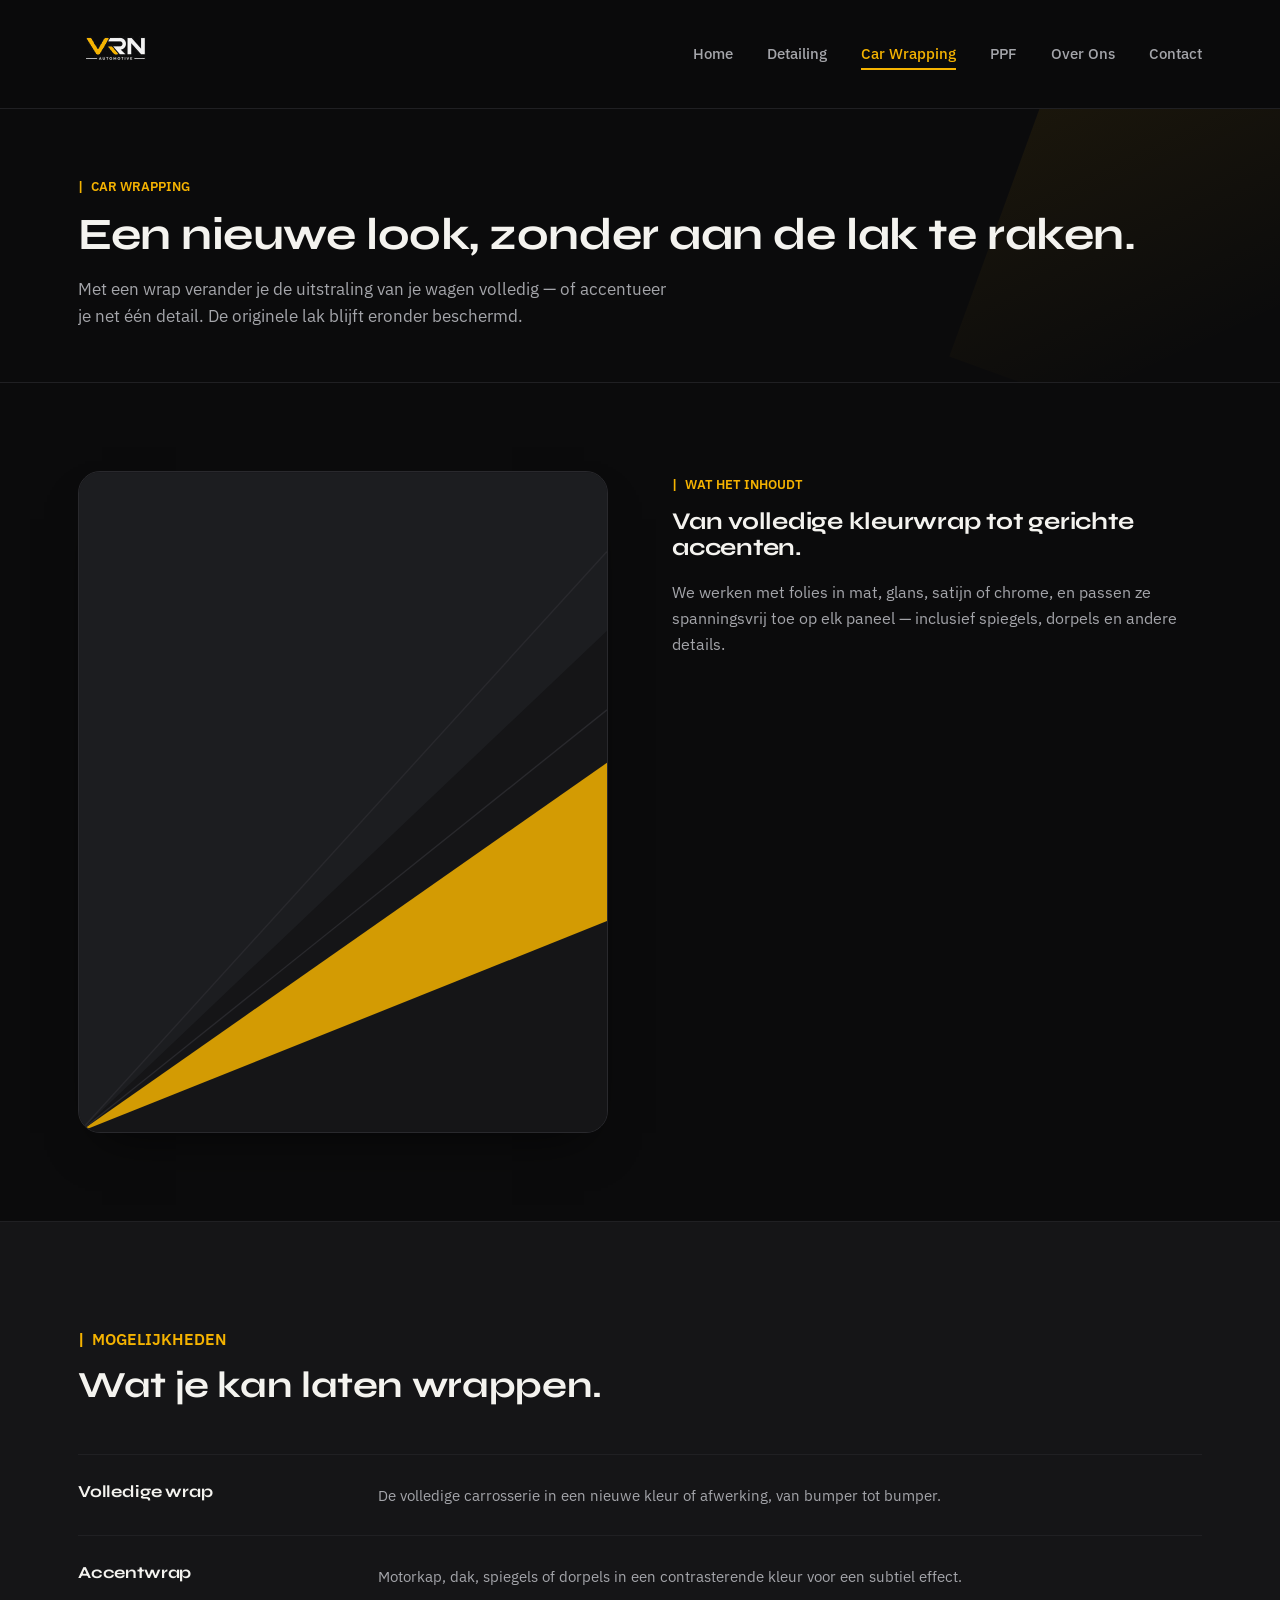
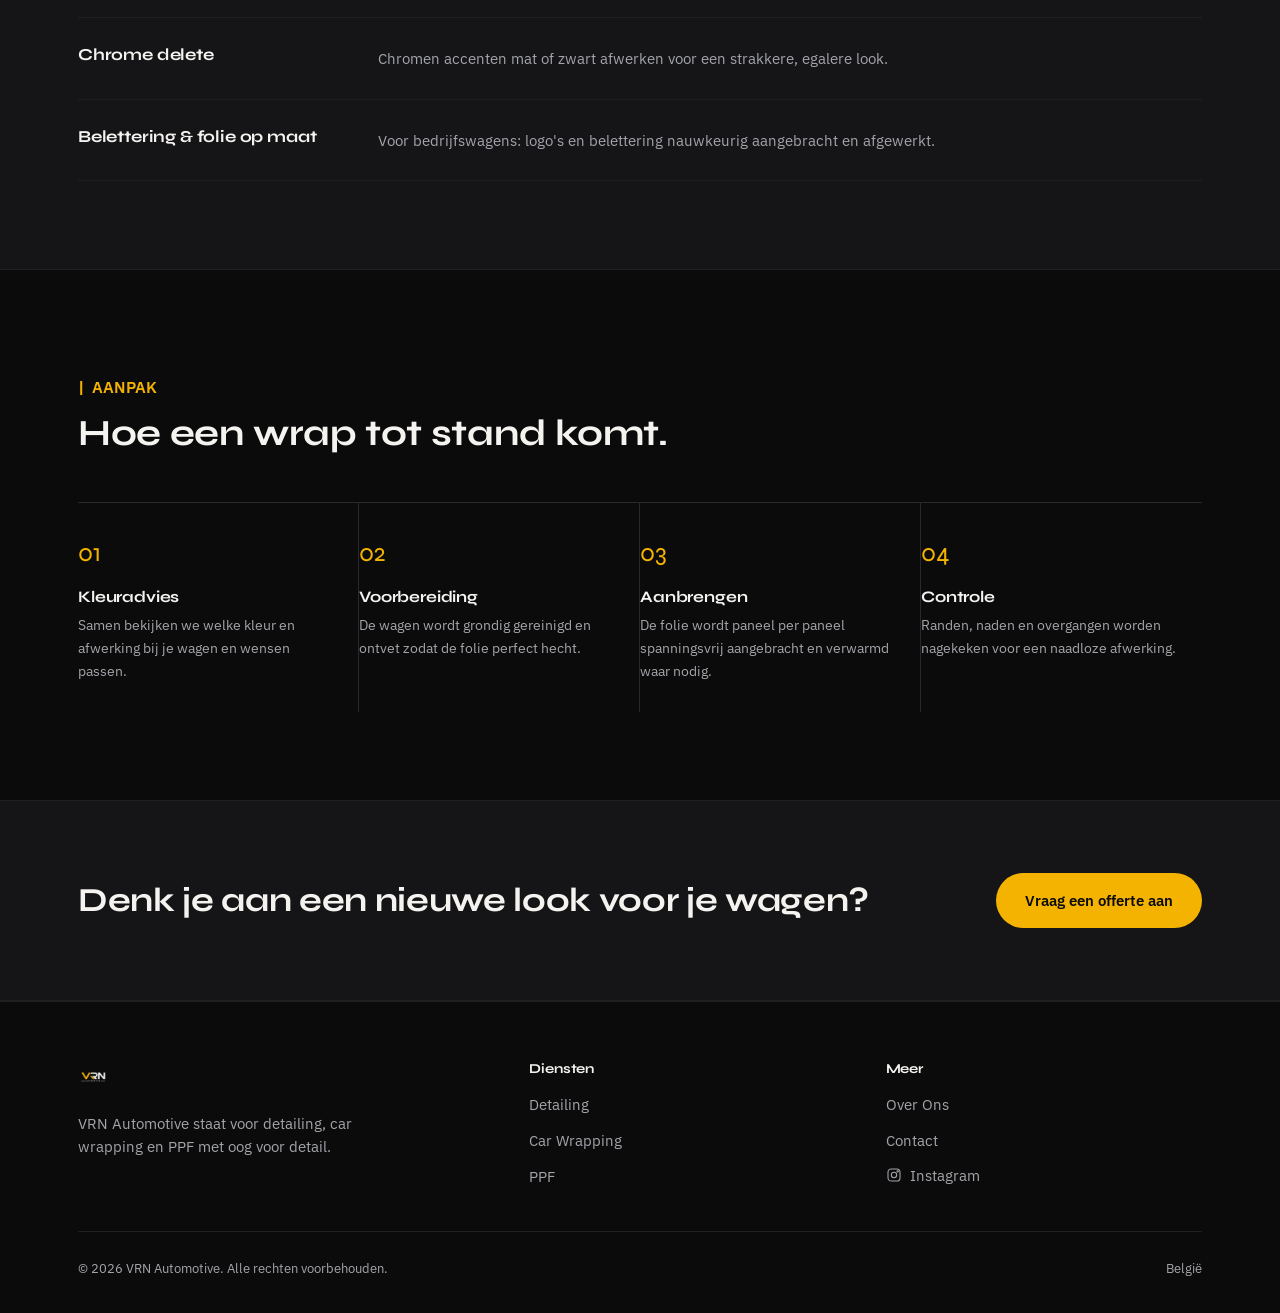
<file: wrapping.html>
<!DOCTYPE html>
<html lang="nl">
<head>
<meta charset="UTF-8">
<meta name="viewport" content="width=device-width, initial-scale=1.0">
<title>Car Wrapping — VRN Automotive</title>
<meta name="description" content="Kleurverandering en accentwraps op maat, spanningsvrij aangebracht door VRN Automotive.">
<link rel="icon" href="Pictures/favicon.png">
<link rel="preconnect" href="https://fonts.googleapis.com">
<link rel="preconnect" href="https://fonts.gstatic.com" crossorigin>
<link href="https://fonts.googleapis.com/css2?family=Syne:wght@600;700;800&family=IBM+Plex+Sans:wght@400;500;600&display=swap" rel="stylesheet">
<link rel="stylesheet" href="Style/styles.css">
</head>
<body>

<header class="site-header">
  <div class="container">
    <a class="brand" href="index.html">
      <img src="Pictures/logo.png" alt="VRN Automotive logo">
    </a>
    <nav class="main-nav">
      <ul>
        <li><a href="index.html">Home</a></li>
        <li><a href="detailing.html">Detailing</a></li>
        <li><a href="wrapping.html" class="active">Car Wrapping</a></li>
        <li><a href="ppf.html">PPF</a></li>
        <li><a href="over-ons.html">Over Ons</a></li>
        <li><a href="contact.html">Contact</a></li>
      </ul>
    </nav>
    <button class="nav-toggle" aria-label="Menu"><span></span><span></span><span></span></button>
  </div>
</header>

<section class="page-banner">
  <div class="stripe" aria-hidden="true"></div>
  <div class="container">
    <p class="eyebrow">CAR WRAPPING</p>
    <h1>Een nieuwe look, zonder aan de lak te raken.</h1>
    <p class="lede">Met een wrap verander je de uitstraling van je wagen volledig — of accentueer je net één detail. De originele lak blijft eronder beschermd.</p>
  </div>
</section>

<section>
  <div class="container split">
    <div class="visual" aria-hidden="true">
      <svg viewBox="0 0 400 500" xmlns="http://www.w3.org/2000/svg">
        <rect width="400" height="500" fill="#1c1d20"/>
        <polygon points="0,500 400,120 400,500" fill="#151517"/>
        <polygon points="0,500 400,220 400,340 0,500" fill="#f5b301" opacity="0.85"/>
        <line x1="0" y1="500" x2="400" y2="60" stroke="#29292d"/>
        <line x1="0" y1="500" x2="400" y2="180" stroke="#29292d"/>
      </svg>
    </div>
    <div>
      <p class="eyebrow">WAT HET INHOUDT</p>
      <h2>Van volledige kleurwrap tot gerichte accenten.</h2>
      <p style="margin-top:18px; font-size:1.02rem;">We werken met folies in mat, glans, satijn of chrome, en passen ze spanningsvrij toe op elk paneel — inclusief spiegels, dorpels en andere details.</p>
    </div>
  </div>
</section>

<section class="alt-panel">
  <div class="container">
    <div class="section-head">
      <p class="eyebrow">MOGELIJKHEDEN</p>
      <h2>Wat je kan laten wrappen.</h2>
    </div>
    <div class="feature-list">
      <div class="feature-row">
        <h4>Volledige wrap</h4>
        <p>De volledige carrosserie in een nieuwe kleur of afwerking, van bumper tot bumper.</p>
      </div>
      <div class="feature-row">
        <h4>Accentwrap</h4>
        <p>Motorkap, dak, spiegels of dorpels in een contrasterende kleur voor een subtiel effect.</p>
      </div>
      <div class="feature-row">
        <h4>Chrome delete</h4>
        <p>Chromen accenten mat of zwart afwerken voor een strakkere, egalere look.</p>
      </div>
      <div class="feature-row">
        <h4>Belettering &amp; folie op maat</h4>
        <p>Voor bedrijfswagens: logo's en belettering nauwkeurig aangebracht en afgewerkt.</p>
      </div>
    </div>
  </div>
</section>

<section>
  <div class="container">
    <div class="section-head">
      <p class="eyebrow">AANPAK</p>
      <h2>Hoe een wrap tot stand komt.</h2>
    </div>
    <div class="process">
      <div class="process-step">
        <span class="num">01</span>
        <h4>Kleuradvies</h4>
        <p>Samen bekijken we welke kleur en afwerking bij je wagen en wensen passen.</p>
      </div>
      <div class="process-step">
        <span class="num">02</span>
        <h4>Voorbereiding</h4>
        <p>De wagen wordt grondig gereinigd en ontvet zodat de folie perfect hecht.</p>
      </div>
      <div class="process-step">
        <span class="num">03</span>
        <h4>Aanbrengen</h4>
        <p>De folie wordt paneel per paneel spanningsvrij aangebracht en verwarmd waar nodig.</p>
      </div>
      <div class="process-step">
        <span class="num">04</span>
        <h4>Controle</h4>
        <p>Randen, naden en overgangen worden nagekeken voor een naadloze afwerking.</p>
      </div>
    </div>
  </div>
</section>

<section class="cta-band">
  <div class="container">
    <h2>Denk je aan een nieuwe look voor je wagen?</h2>
    <a href="contact.html" class="button button-primary">Vraag een offerte aan</a>
  </div>
</section>

<footer class="site-footer">
  <div class="container">
    <div class="footer-top">
      <div class="footer-brand">
        <img src="Pictures/logo.png" alt="VRN Automotive logo">
        <p>VRN Automotive staat voor detailing, car wrapping en PPF met oog voor detail.</p>
      </div>
      <div class="footer-col">
        <h4>Diensten</h4>
        <ul>
          <li><a href="detailing.html">Detailing</a></li>
          <li><a href="wrapping.html">Car Wrapping</a></li>
          <li><a href="ppf.html">PPF</a></li>
        </ul>
      </div>
      <div class="footer-col">
        <h4>Meer</h4>
        <ul>
          <li><a href="over-ons.html">Over Ons</a></li>
          <li><a href="contact.html">Contact</a></li>
          <li>
            <a class="social-inline" href="https://www.instagram.com/vrn_bv/" target="_blank" rel="noopener">
              <svg width="16" height="16" viewBox="0 0 24 24" fill="none" stroke="currentColor" stroke-width="1.6"><rect x="3" y="3" width="18" height="18" rx="5"/><circle cx="12" cy="12" r="4"/><circle cx="17.5" cy="6.5" r="1"/></svg>
              Instagram
            </a>
          </li>
        </ul>
      </div>
    </div>
    <div class="footer-bottom">
      <span>© 2026 VRN Automotive. Alle rechten voorbehouden.</span>
      <span>België</span>
    </div>
  </div>
</footer>

<script src="script.js"></script>
</body>
</html>
</file>
<file: Style/styles.css>
/* ===========================================================
   VRN AUTOMOTIVE — design tokens
   Palette pulled from the logo: near-black body, glossy gold accent.
   Layout language nudged toward a softer, photo-forward feel
   (rounded corners, image cards, stat strip) while keeping the
   original colors and copy.
   =========================================================== */
:root {
  --bg: #0b0b0c;
  --bg-panel: #151517;
  --bg-panel-2: #1c1d20;
  --gold: #f5b301;
  --gold-soft: #ffd268;
  --text: #f4f3ef;
  --text-muted: #a4a5aa;
  --border: #29292d;
  --border-soft: #202023;
  --font-head: 'Syne', sans-serif;
  --font-body: 'IBM Plex Sans', sans-serif;
  --wrap: 1180px;
  --radius-lg: 22px;
  --radius-md: 14px;
  --radius-sm: 8px;
  --shadow-elev: 0 24px 48px -24px rgba(0, 0, 0, 0.7);
}

* { box-sizing: border-box; }
html { scroll-behavior: smooth; }

body {
  margin: 0;
  background: var(--bg);
  color: var(--text);
  font-family: var(--font-body);
  font-size: 16px;
  line-height: 1.6;
  -webkit-font-smoothing: antialiased;
}

img { max-width: 100%; display: block; }

a {
  color: inherit;
  text-decoration: none;
}

.container {
  width: 100%;
  max-width: var(--wrap);
  margin: 0 auto;
  padding: 0 28px;
}

h1, h2, h3, h4 {
  font-family: var(--font-head);
  font-weight: 700;
  line-height: 1.08;
  margin: 0;
  letter-spacing: -0.01em;
}

p { margin: 0; color: var(--text-muted); }

.eyebrow {
  font-family: var(--font-body);
  font-size: 0.8rem;
  color: var(--gold);
  font-weight: 600;
  margin-bottom: 14px;
  display: inline-flex;
  align-items: center;
  gap: 8px;
}
.eyebrow::before {
  content: "|";
  color: var(--gold);
  font-weight: 700;
}

.button {
  display: inline-flex;
  align-items: center;
  gap: 10px;
  padding: 14px 28px;
  font-family: var(--font-body);
  font-weight: 600;
  font-size: 0.95rem;
  border: 1px solid transparent;
  border-radius: 999px;
  cursor: pointer;
  transition: transform 0.15s ease, background 0.15s ease, border-color 0.15s ease;
}
.button-primary {
  background: var(--gold);
  color: #0b0b0c;
}
.button-primary:hover { background: var(--gold-soft); }
.button-ghost {
  background: transparent;
  border-color: var(--border);
  color: var(--text);
}
.button-ghost:hover { border-color: var(--gold); color: var(--gold); }

/* ---------- Header ---------- */
.site-header {
  position: sticky;
  top: 0;
  z-index: 50;
  background: rgba(11, 11, 12, 0.92);
  backdrop-filter: blur(10px);
  border-bottom: 1px solid var(--border-soft);
}
.site-header .container {
  display: flex;
  align-items: center;
  justify-content: space-between;
  height: 108px;
}
.brand {
  display: flex;
  align-items: center;
  gap: 12px;
}
.brand img { height: 84px; width: auto; }

.main-nav ul {
  list-style: none;
  display: flex;
  gap: 34px;
  margin: 0;
  padding: 0;
}
.main-nav a {
  font-size: 0.92rem;
  font-weight: 500;
  color: var(--text-muted);
  position: relative;
  padding: 6px 0;
}
.main-nav a:hover { color: var(--text); }
.main-nav a.active { color: var(--gold); }
.main-nav a.active::after {
  content: "";
  position: absolute;
  left: 0; right: 0; bottom: -1px;
  height: 2px;
  background: var(--gold);
}

.nav-toggle {
  display: none;
  flex-direction: column;
  gap: 5px;
  background: none;
  border: 0;
  cursor: pointer;
  padding: 8px;
}
.nav-toggle span {
  width: 22px;
  height: 2px;
  background: var(--text);
}

/* ---------- Photo hero (home) ---------- */
.hero-photo {
  position: relative;
  min-height: 620px;
  display: flex;
  align-items: flex-end;
  overflow: hidden;
  border-bottom: 1px solid var(--border-soft);
}
.hero-media {
  position: absolute;
  inset: 0;
  z-index: 0;
}
.hero-media img {
  width: 100%;
  height: 100%;
  object-fit: cover;
  object-position: center 35%;
  filter: brightness(0.55) saturate(1.05);
}
.hero-media::after {
  content: "";
  position: absolute;
  inset: 0;
  background: linear-gradient(180deg, rgba(11,11,12,0.1) 0%, rgba(11,11,12,0.55) 55%, rgba(11,11,12,0.96) 100%);
}
.hero-photo-content {
  position: relative;
  z-index: 1;
  padding-top: 220px;
  padding-bottom: 64px;
  max-width: 640px;
}
.hero-photo h1 {
  font-size: clamp(2.2rem, 4.6vw, 3.6rem);
}
.hero-photo .lede {
  margin-top: 20px;
  max-width: 46ch;
  font-size: 1.06rem;
}
.hero-photo .cta-row {
  margin-top: 32px;
  display: flex;
  gap: 14px;
  flex-wrap: wrap;
}

/* ---------- Stats strip ---------- */
.stats-strip { border-bottom: 1px solid var(--border-soft); }
.stats-grid {
  display: grid;
  grid-template-columns: repeat(3, 1fr);
  gap: 32px;
  padding: 44px 0;
}
.stat { text-align: left; }
.stat .num {
  display: block;
  font-family: var(--font-head);
  font-size: clamp(1.9rem, 3vw, 2.6rem);
  color: var(--gold);
}
.stat .label {
  display: block;
  margin-top: 6px;
  font-size: 0.9rem;
  color: var(--text-muted);
}

/* ---------- Page banner (subpages) ---------- */
.page-banner {
  border-bottom: 1px solid var(--border-soft);
  padding: 64px 0 52px;
  position: relative;
  overflow: hidden;
}
.page-banner .container { position: relative; z-index: 1; }
.page-banner h1 { font-size: clamp(2rem, 4vw, 2.8rem); }
.page-banner .lede { margin-top: 16px; max-width: 60ch; font-size: 1.05rem; }
.page-banner .stripe {
  position: absolute;
  right: -80px;
  top: -40px;
  width: 360px;
  height: 360px;
  background: linear-gradient(135deg, var(--gold) 0%, transparent 70%);
  opacity: 0.08;
  transform: rotate(20deg);
}

/* ---------- Sections ---------- */
section { padding: 88px 0; }
section.tight { padding: 64px 0; }
.section-head { max-width: 60ch; margin-bottom: 48px; }
.section-head h2 { font-size: clamp(1.7rem, 3vw, 2.3rem); }
.section-head p { margin-top: 16px; font-size: 1.02rem; }

.alt-panel { background: var(--bg-panel); border-top: 1px solid var(--border-soft); border-bottom: 1px solid var(--border-soft); }

/* ---------- Service grid (image-topped cards) ---------- */
.service-grid {
  display: grid;
  grid-template-columns: repeat(2, 1fr);
  gap: 24px;
}
.service-card {
  background: var(--bg-panel);
  border: 1px solid var(--border);
  border-radius: var(--radius-md);
  overflow: hidden;
  display: flex;
  flex-direction: column;
  transition: transform 0.2s ease, border-color 0.2s ease;
}
.service-card:hover { transform: translateY(-4px); border-color: var(--gold); }

.service-card-media {
  position: relative;
  aspect-ratio: 16/10;
  background: linear-gradient(155deg, var(--bg-panel-2), var(--bg-panel));
}
.service-card-media img.bg {
  width: 100%;
  height: 100%;
  object-fit: cover;
}
.service-card-media .badge {
  position: absolute;
  left: 16px;
  top: 16px;
  width: 44px;
  height: 44px;
  border-radius: 50%;
  background: var(--bg);
  display: flex;
  align-items: center;
  justify-content: center;
  box-shadow: var(--shadow-elev);
}
.service-card-media .badge img { width: 26px; height: 26px; object-fit: contain; }

.service-card-body {
  padding: 26px 28px 30px;
  display: flex;
  flex-direction: column;
  gap: 14px;
  flex: 1;
}
.service-card h3 { font-size: 1.25rem; }
.service-card p { font-size: 0.96rem; }
.service-card .go {
  margin-top: auto;
  font-size: 0.88rem;
  font-weight: 600;
  color: var(--gold);
  display: inline-flex;
  align-items: center;
  gap: 8px;
}

/* ---------- USP list ---------- */
.usp-list {
  display: grid;
  grid-template-columns: repeat(3, 1fr);
  gap: 32px;
}
.usp-item h3 {
  font-size: 1.1rem;
  margin-bottom: 10px;
}
.usp-item p { font-size: 0.95rem; }
.usp-item .icon { color: var(--gold); margin-bottom: 18px; }

/* ---------- Process steps ---------- */
.process {
  display: grid;
  grid-template-columns: repeat(4, 1fr);
  gap: 0;
  border-top: 1px solid var(--border);
}
.process-step {
  padding: 30px 26px 30px 0;
  border-right: 1px solid var(--border);
}
.process-step:last-child { border-right: none; }
.process-step .num {
  font-family: var(--font-head);
  color: var(--gold);
  font-size: 1.6rem;
  display: block;
  margin-bottom: 14px;
}
.process-step h4 { font-size: 1rem; margin-bottom: 8px; }
.process-step p { font-size: 0.9rem; }

/* ---------- Feature list (definition-style) ---------- */
.feature-list {
  display: grid;
  gap: 0;
  border-top: 1px solid var(--border-soft);
}
.feature-row {
  display: grid;
  grid-template-columns: 260px 1fr;
  gap: 40px;
  padding: 28px 0;
  border-bottom: 1px solid var(--border-soft);
}
.feature-row h4 { font-size: 1.05rem; color: var(--text); }
.feature-row p { font-size: 0.96rem; }

/* ---------- Two column content ---------- */
.split {
  display: grid;
  grid-template-columns: 1fr 1fr;
  gap: 64px;
  align-items: start;
}
.split .visual {
  aspect-ratio: 4/5;
  background: var(--bg-panel);
  border: 1px solid var(--border);
  border-radius: var(--radius-lg);
  position: relative;
  overflow: hidden;
  box-shadow: var(--shadow-elev);
}
.split .visual svg { width: 100%; height: 100%; }
.split .visual img { width: 100%; height: 100%; object-fit: cover; }

/* ---------- CTA band ---------- */
.cta-band {
  background: var(--bg-panel);
  border-top: 1px solid var(--border-soft);
  border-bottom: 1px solid var(--border-soft);
  padding: 72px 0;
}
.cta-band .container {
  display: flex;
  align-items: center;
  justify-content: space-between;
  gap: 30px;
  flex-wrap: wrap;
}
.cta-band h2 { font-size: clamp(1.5rem, 3vw, 2.1rem); max-width: 32ch; }

/* ---------- Contact ---------- */
.contact-grid {
  display: grid;
  grid-template-columns: 1fr 1fr;
  gap: 64px;
}
.contact-card {
  border: 1px solid var(--border);
  border-radius: var(--radius-md);
  padding: 34px;
  background: var(--bg-panel);
}
.contact-card .label {
  font-size: 0.8rem;
  color: var(--text-muted);
  margin-bottom: 6px;
}
.contact-card .value {
  font-family: var(--font-head);
  font-size: 1.25rem;
  margin-bottom: 26px;
}
.contact-card .value:last-child { margin-bottom: 0; }
.hours-table { width: 100%; border-collapse: collapse; font-size: 0.94rem; }
.hours-table td { padding: 9px 0; border-bottom: 1px solid var(--border-soft); }
.hours-table td:last-child { text-align: right; color: var(--text-muted); }

/* ---------- Footer ---------- */
.site-footer {
  padding: 60px 0 34px;
  border-top: 1px solid var(--border-soft);
}
.footer-top {
  display: grid;
  grid-template-columns: 1.3fr 1fr 1fr;
  gap: 40px;
  padding-bottom: 40px;
}
.footer-brand img { height: 34px; margin-bottom: 16px; }
.footer-brand p { max-width: 34ch; font-size: 0.92rem; }
.footer-col h4 {
  font-size: 0.85rem;
  color: var(--text);
  margin-bottom: 16px;
}
.footer-col ul { list-style: none; margin: 0; padding: 0; display: grid; gap: 10px; }
.footer-col a { font-size: 0.92rem; color: var(--text-muted); }
.footer-col a:hover { color: var(--gold); }
.footer-bottom {
  display: flex;
  justify-content: space-between;
  align-items: center;
  padding-top: 26px;
  border-top: 1px solid var(--border-soft);
  font-size: 0.82rem;
  color: var(--text-muted);
  flex-wrap: wrap;
  gap: 12px;
}
.social-inline {
  display: inline-flex;
  align-items: center;
  gap: 8px;
}
.social-inline:hover { color: var(--gold); }

/* ---------- Responsive ---------- */
@media (max-width: 880px) {
  .main-nav { position: fixed; inset: 108px 0 0 0; background: var(--bg); display: none; flex-direction: column; padding: 20px 28px; border-top: 1px solid var(--border-soft); }
  .main-nav.open { display: flex; }
  .main-nav ul { flex-direction: column; gap: 4px; }
  .main-nav a { display: block; padding: 14px 0; border-bottom: 1px solid var(--border-soft); }
  .nav-toggle { display: flex; }

  .hero-photo { min-height: 520px; }
  .hero-photo-content { padding-top: 140px; }
  .stats-grid { grid-template-columns: 1fr; gap: 22px; padding: 32px 0; }

  .service-grid, .usp-list, .contact-grid, .split { grid-template-columns: 1fr; }
  .process { grid-template-columns: 1fr 1fr; }
  .process-step { border-right: none; border-bottom: 1px solid var(--border); padding: 24px 0; }
  .footer-top { grid-template-columns: 1fr; }
  .feature-row { grid-template-columns: 1fr; gap: 10px; }
  .cta-band .container { flex-direction: column; align-items: flex-start; }
}
</file>
